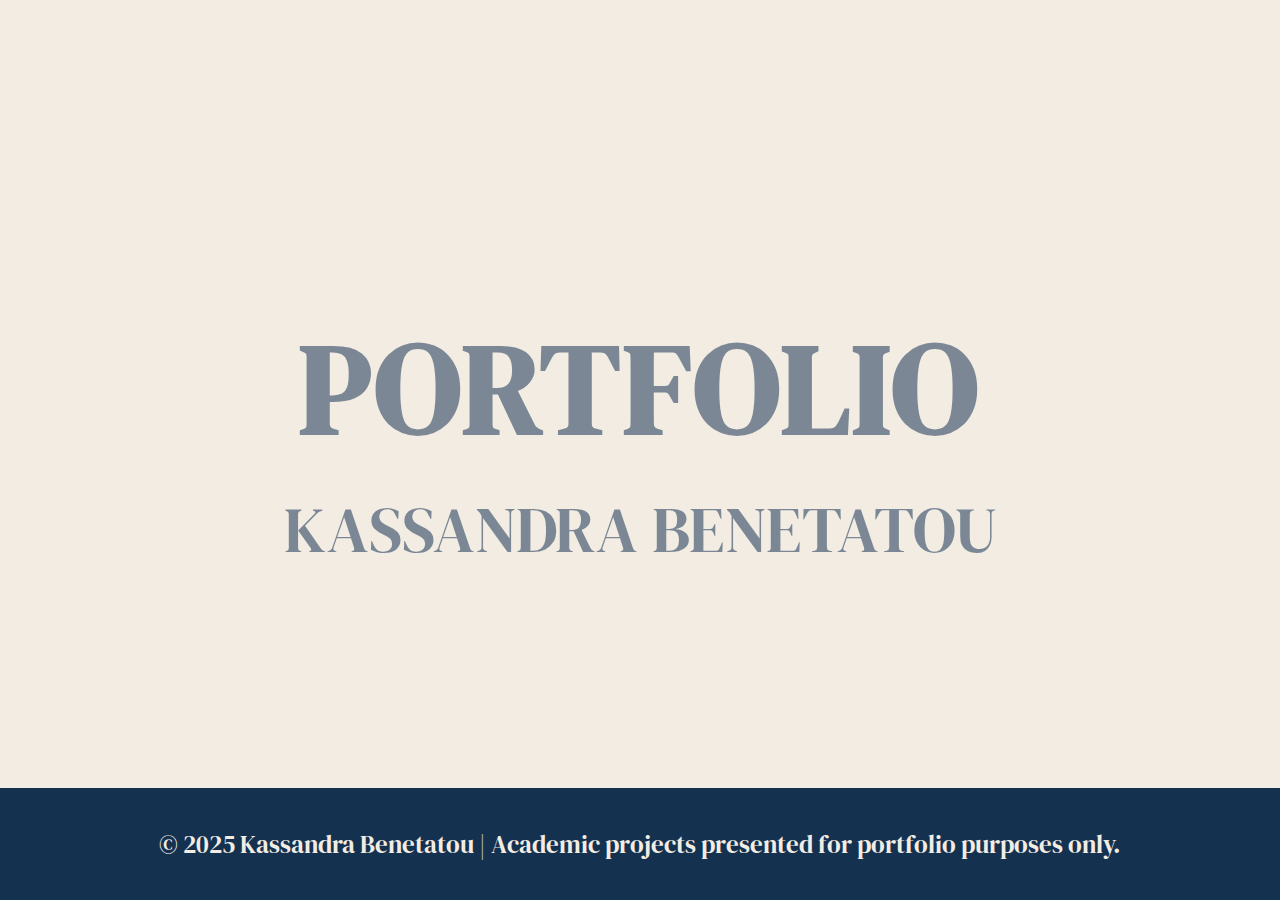
<file: index.html>
<!DOCTYPE html>
<html lang="en">

<head>
  <meta charset="UTF-8" />
  <meta name="viewport" content="width=device-width, initial-scale=1.0" />
  <title>My Portfolio</title>
  <link
    href="https://fonts.googleapis.com/css2?family=DM+Serif+Display&family=Playfair+Display&display=swap"
    rel="stylesheet"
  />
  <link rel="stylesheet" href="style.css" />
</head>

<body>

<div id="fade">
    <div class="container">
    <h1 class="portfolio">PORTFOLIO </h1>
    <h2 class="name">KASSANDRA BENETATOU</h2>
  </div>
</div>
  <div id="balls">
    <a href="./about.html" class="bouncingball ball1"><span>ABOUT</span></a>
    <a href="./projects.html" class="bouncingball ball2"><span>PROJECTS</span></a>
    <a href="./CV.pdf" class="bouncingball ball3" target="_blank" rel="noopener noreferrer">
      <span>CV</span>
    </a>
    <a href="./contact.html" class="bouncingball ball4"><span>CONTACT</span></a>
  </div>

  
  <footer>
    <p>&copy; 2025 Kassandra Benetatou | Academic projects presented for portfolio purposes only.</p>
  </footer>

  <script type="module" src="./js/main.js"></script>
</body>
</html>
</file>
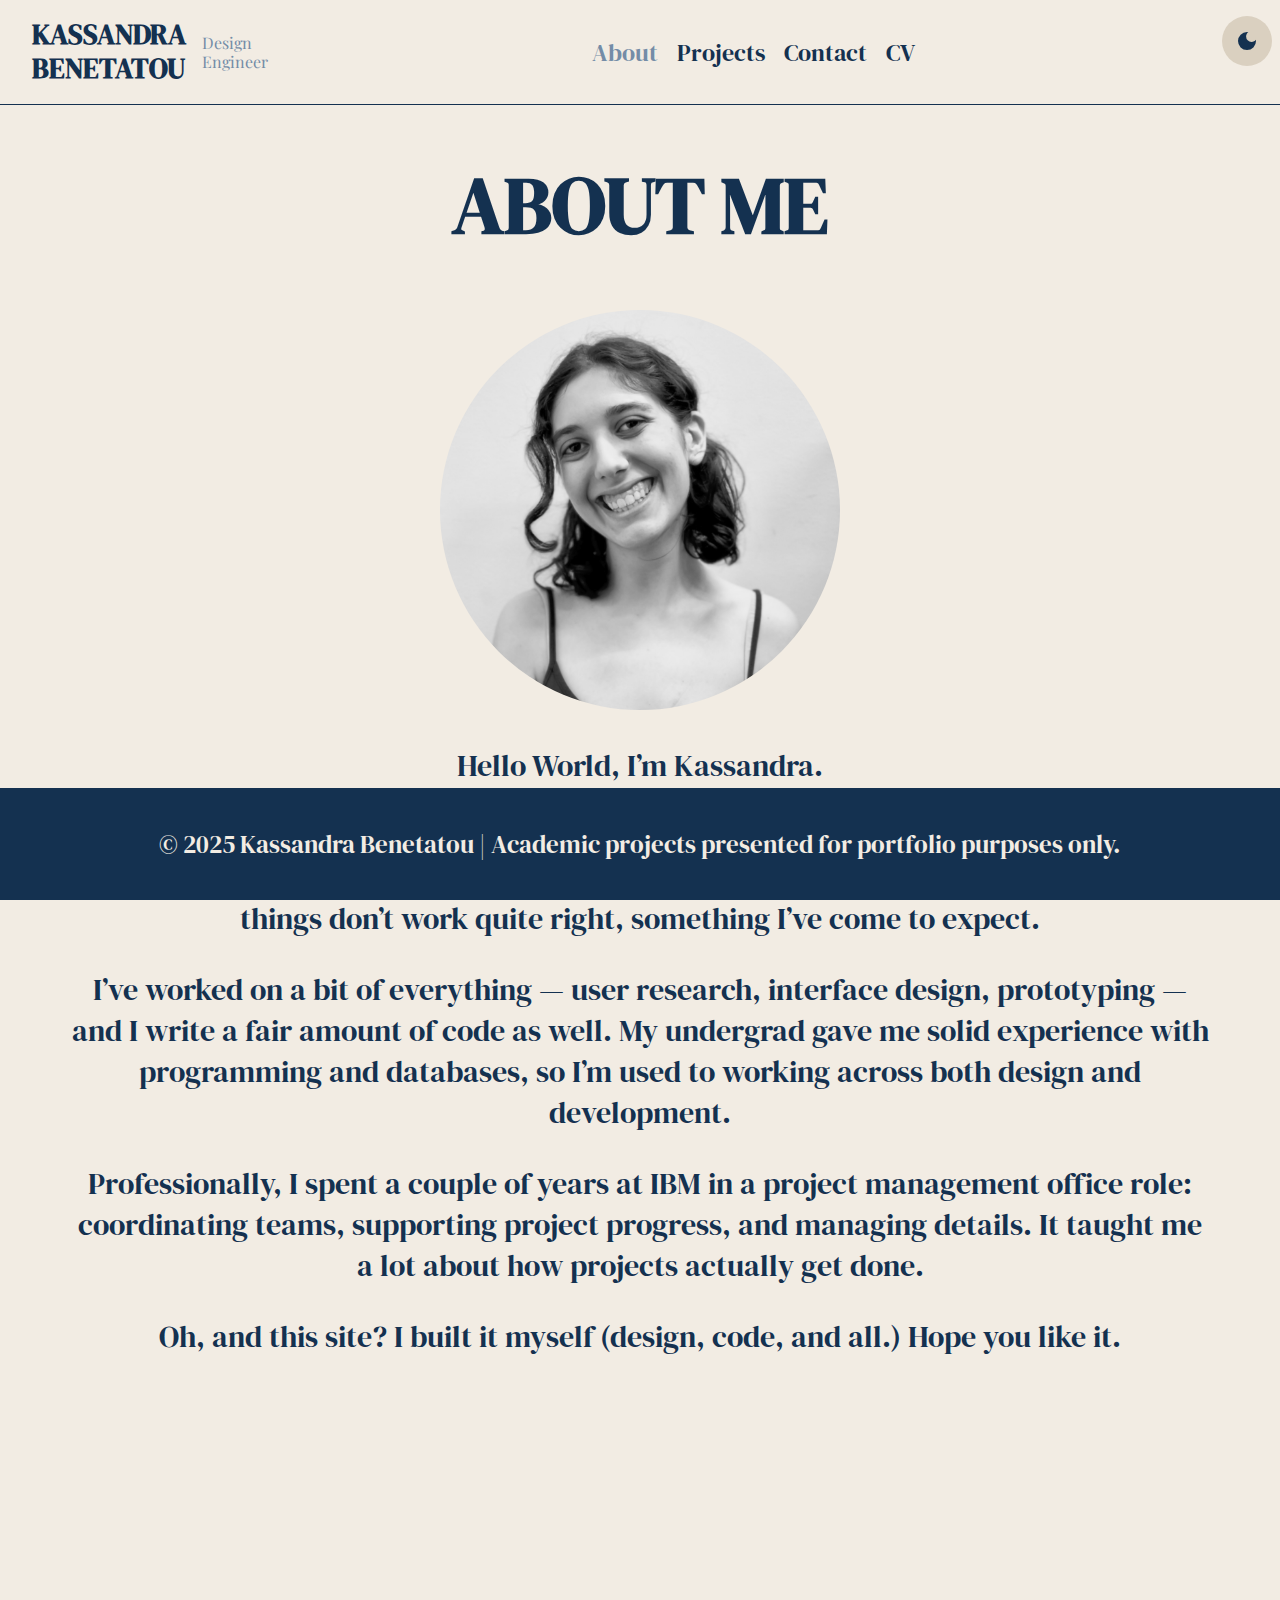
<file: about.html>
<!DOCTYPE html>
<html lang="en">

<head>
  <meta charset="UTF-8" />
  <meta name="viewport" content="width=device-width, initial-scale=1.0" />
  <title>About</title>
  <link
    href="https://fonts.googleapis.com/css2?family=DM+Serif+Display&family=Playfair+Display&display=swap"
    rel="stylesheet"
  />
  <link href="https://fonts.googleapis.com/css2?family=Playfair+Display&display=swap" rel="stylesheet">

  <link rel="stylesheet" href="style.css" />
</head>

<body>

  <nav class="navbar">
    <div class="nav-left">
      <a href="./index.html" class="brand-name">KASSANDRA<br>BENETATOU</a>
        <div class="job-title">
        Design<br>Engineer
        </div>
    </div>
    <div id="nav-links" class="nav-center">
      <a href="#" class="closebtn" id="closeNav">&times;</a>
      <a href="./about.html" id="here">About</a>
      <a href="./projects.html">Projects</a>
      <a href="./contact.html">Contact</a>
      <a href="./CV.pdf" target="_blank">CV</a>
    </div>
    <div class="nav-right">
        <button id="theme-switch">
          <svg xmlns="http://www.w3.org/2000/svg" height="24px" viewBox="0 -960 960 960" width="24px" fill="#1f1f1f"><path d="M480-120q-150 0-255-105T120-480q0-150 105-255t255-105q14 0 27.5 1t26.5 3q-41 29-65.5 75.5T444-660q0 90 63 153t153 63q55 0 101-24.5t75-65.5q2 13 3 26.5t1 27.5q0 150-105 255T480-120Z"/></svg>
          <svg xmlns="http://www.w3.org/2000/svg" height="24px" viewBox="0 -960 960 960" width="24px" fill="#1f1f1f"><path d="M480-280q-83 0-141.5-58.5T280-480q0-83 58.5-141.5T480-680q83 0 141.5 58.5T680-480q0 83-58.5 141.5T480-280ZM200-440H40v-80h160v80Zm720 0H760v-80h160v80ZM440-760v-160h80v160h-80Zm0 720v-160h80v160h-80ZM256-650l-101-97 57-59 96 100-52 56Zm492 496-97-101 53-55 101 97-57 59Zm-98-550 97-101 59 57-100 96-56-52ZM154-212l101-97 55 53-97 101-59-57Z"/></svg>
       </button>
       <div id="bars">
        <span id="openNav">&#9776;</span>
      </div>  
    </div>
  </nav>
  <h1 class="titleheading">ABOUT ME</h1>
  <div class="textimage">
    <div id="image">
      <img id = "aboutmeimg" src="./media/aboutme.png" alt="aboutme picture">
    </div>

    <div class="text">
        <p>
          Hello World, I’m Kassandra. 
        </p>
        <p >
          I’m into design, code, and figuring out how people actually use the digital stuff we build. 
          I’m fascinated by the space where people and technology meet; especially when things don’t work quite right, something I’ve come to expect.
        </p>
        <p>
          I’ve worked on a bit of everything — user research, interface design, prototyping — and I write a fair amount of code as well. 
          My undergrad gave me solid experience with programming and databases, so I’m used to working across both design and development.
        </p>
    </div>
</div>
<div id="moretext">
    <p>
      Professionally, I spent a couple of years at IBM in a project management office role: coordinating teams, supporting project progress, and managing details. 
      It taught me a lot about how projects actually get done.
    </p>
    <p>
      Oh, and this site? I built it myself (design, code, and all.) Hope you like it.</div>

  
  <footer>
    <p>&copy; 2025 Kassandra Benetatou | Academic projects presented for portfolio purposes only.</p>
  </footer>

  <script type="module" src="./js/main.js"></script>
</body>
</html>
</file>
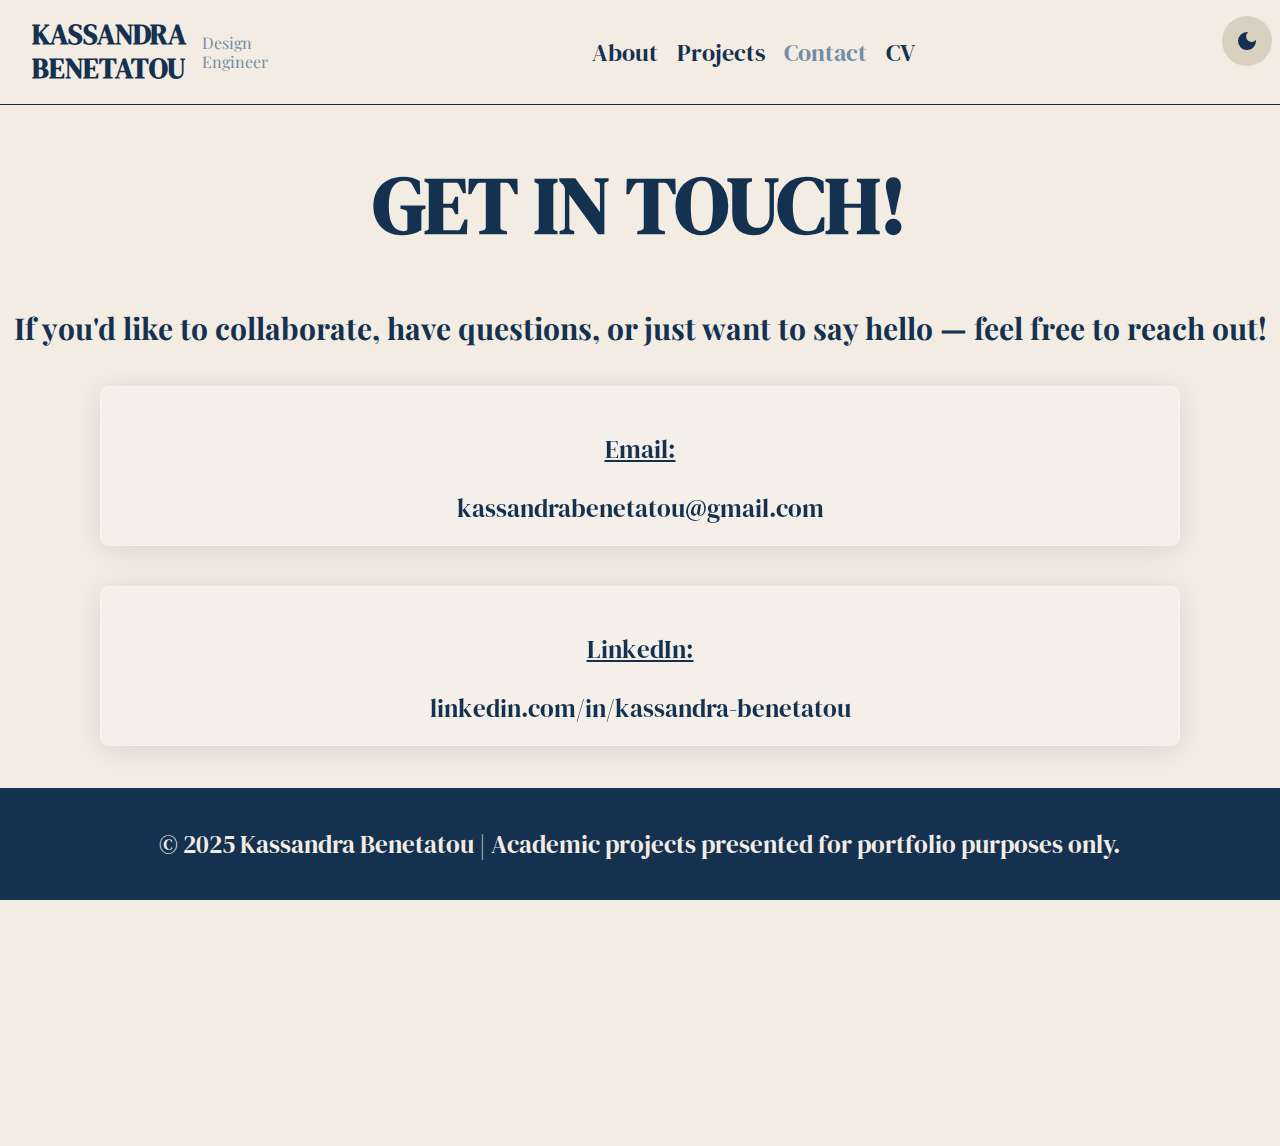
<file: contact.html>
<!DOCTYPE html>
<html lang="en">

<head>
  <meta charset="UTF-8" />
  <meta name="viewport" content="width=device-width, initial-scale=1.0" />
  <title>Contact</title>
  <link
    href="https://fonts.googleapis.com/css2?family=DM+Serif+Display&family=Playfair+Display&display=swap"
    rel="stylesheet"
  />
  <link rel="stylesheet" href="style.css" />
</head>

<body>

<nav class="navbar">
  <div class="nav-left">
    <a href="./index.html" class="brand-name">KASSANDRA<br>BENETATOU</a>
      <div class="job-title">
      Design<br>Engineer
      </div>
  </div>
  <div id="nav-links" class="nav-center">
    <a href="#" class="closebtn" id="closeNav">&times;</a>
    <a href="./about.html">About</a>
    <a href="./projects.html">Projects</a>
    <a href="./contact.html" id="here">Contact</a>
    <a href="./CV.pdf" target="_blank">CV</a>
  </div>
  <div class="nav-right">
      <button id="theme-switch">
        <svg xmlns="http://www.w3.org/2000/svg" height="24px" viewBox="0 -960 960 960" width="24px" fill="#1f1f1f"><path d="M480-120q-150 0-255-105T120-480q0-150 105-255t255-105q14 0 27.5 1t26.5 3q-41 29-65.5 75.5T444-660q0 90 63 153t153 63q55 0 101-24.5t75-65.5q2 13 3 26.5t1 27.5q0 150-105 255T480-120Z"/></svg>
        <svg xmlns="http://www.w3.org/2000/svg" height="24px" viewBox="0 -960 960 960" width="24px" fill="#1f1f1f"><path d="M480-280q-83 0-141.5-58.5T280-480q0-83 58.5-141.5T480-680q83 0 141.5 58.5T680-480q0 83-58.5 141.5T480-280ZM200-440H40v-80h160v80Zm720 0H760v-80h160v80ZM440-760v-160h80v160h-80Zm0 720v-160h80v160h-80ZM256-650l-101-97 57-59 96 100-52 56Zm492 496-97-101 53-55 101 97-57 59Zm-98-550 97-101 59 57-100 96-56-52ZM154-212l101-97 55 53-97 101-59-57Z"/></svg>
     </button>
     <div id="bars">
      <span id="openNav">&#9776;</span>
    </div>  
  </div>
</nav>
<h1 class="titleheading">GET IN TOUCH!</h1>
<p class="subtitle">If you'd like to collaborate, have questions, or just want to say hello — feel free to reach out!</p>
  <section class="fade-in-section contact">
      <div class="contactlinks">
        <p><u>Email:</u></p>
        <a href="kassandrabenetatou@gmail.com">kassandrabenetatou@gmail.com</a>
      </div>
    </section>
    <section class="fade-in-section contact">
      <div class="contactlinks">
        <p><u>LinkedIn:</u></p>
        <a href="https://www.linkedin.com/in/kassandra-benetatou-90b3b12a9/" target="_blank" rel="noopener noreferrer">
          linkedin.com/in/kassandra-benetatou
        </a>
      </div>
    </section>
    <section class="fade-in-section contact" id="last">
      <div class="contactlinks">
        <p><u>GitHub:</u></p>
        <a href="https://github.com/kbenetatou" target="_blank" rel="noopener noreferrer">
          github.com/kbenetatou
        </a>
      </div>
  </section>
  <footer>
    <p>&copy; 2025 Kassandra Benetatou | Academic projects presented for portfolio purposes only.</p>
  </footer>
</body>
<script type="module" src="./js/main.js" defer></script>

</html>
</file>
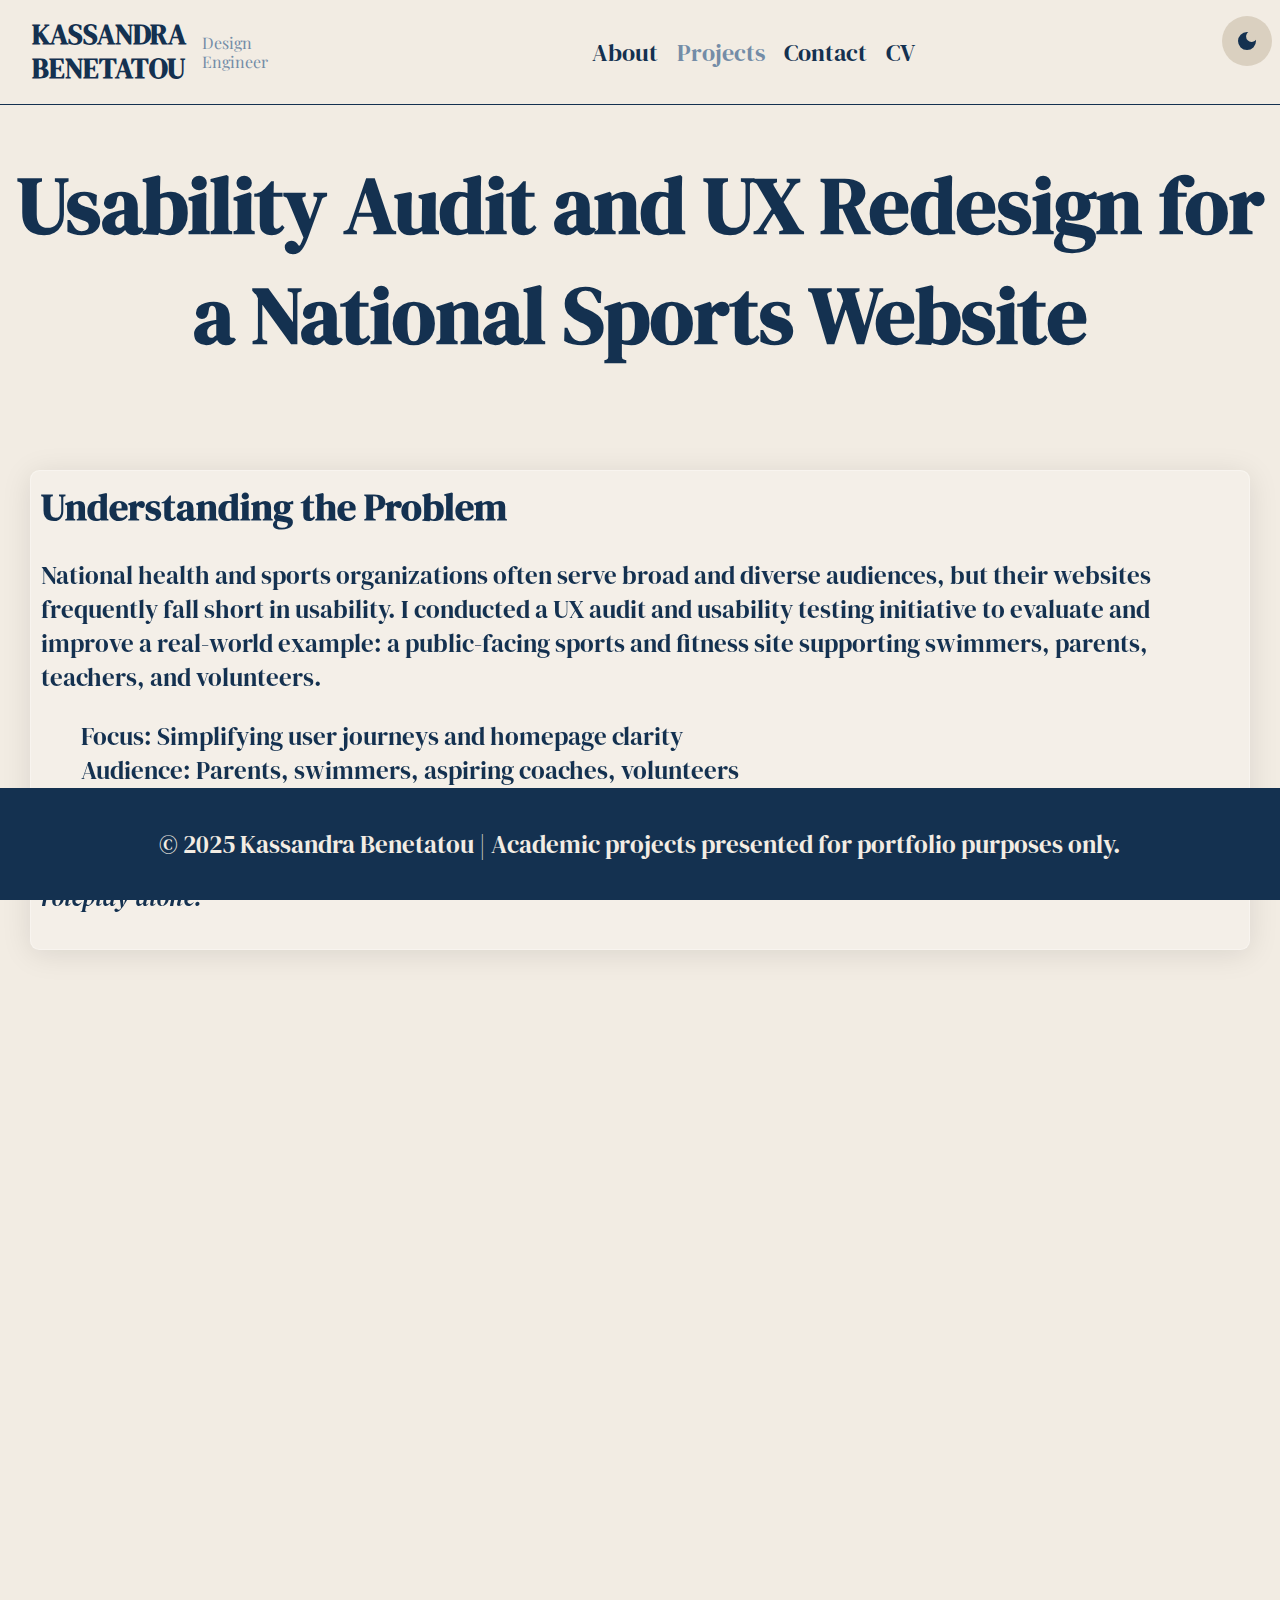
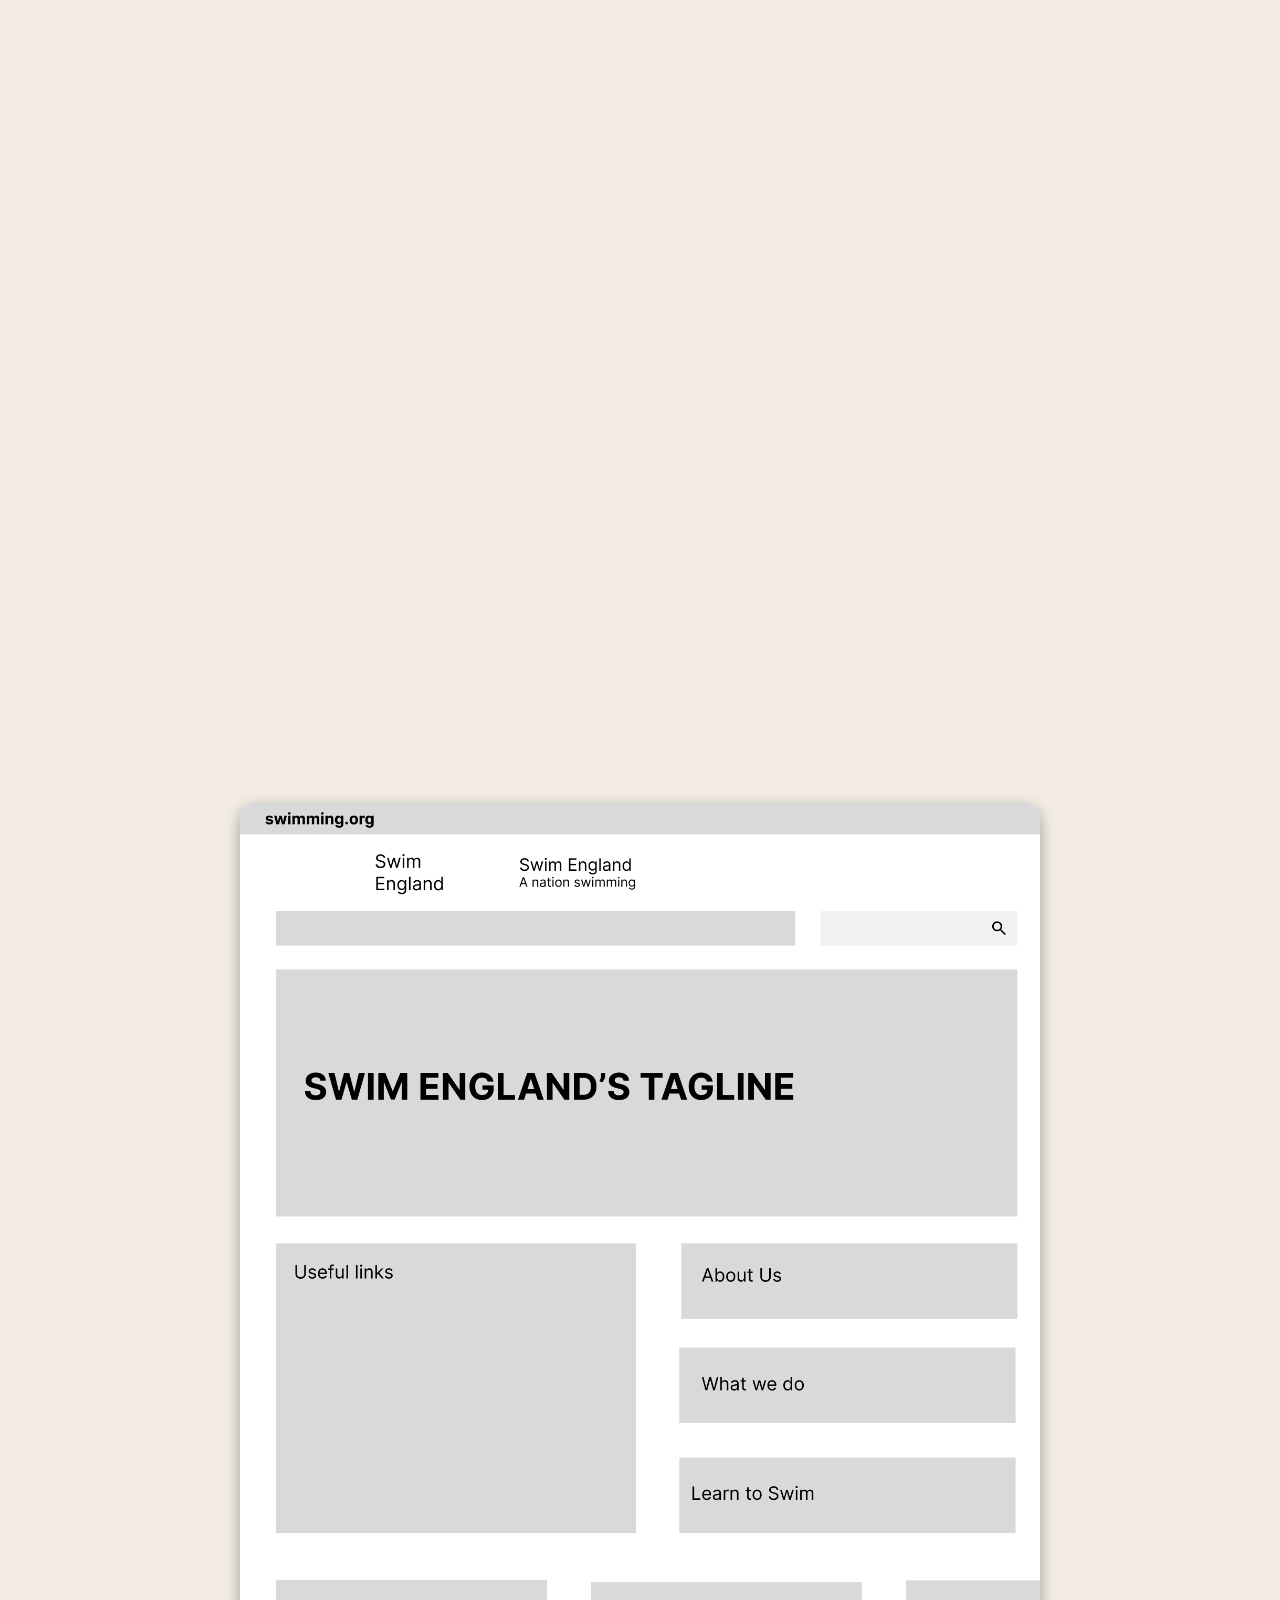
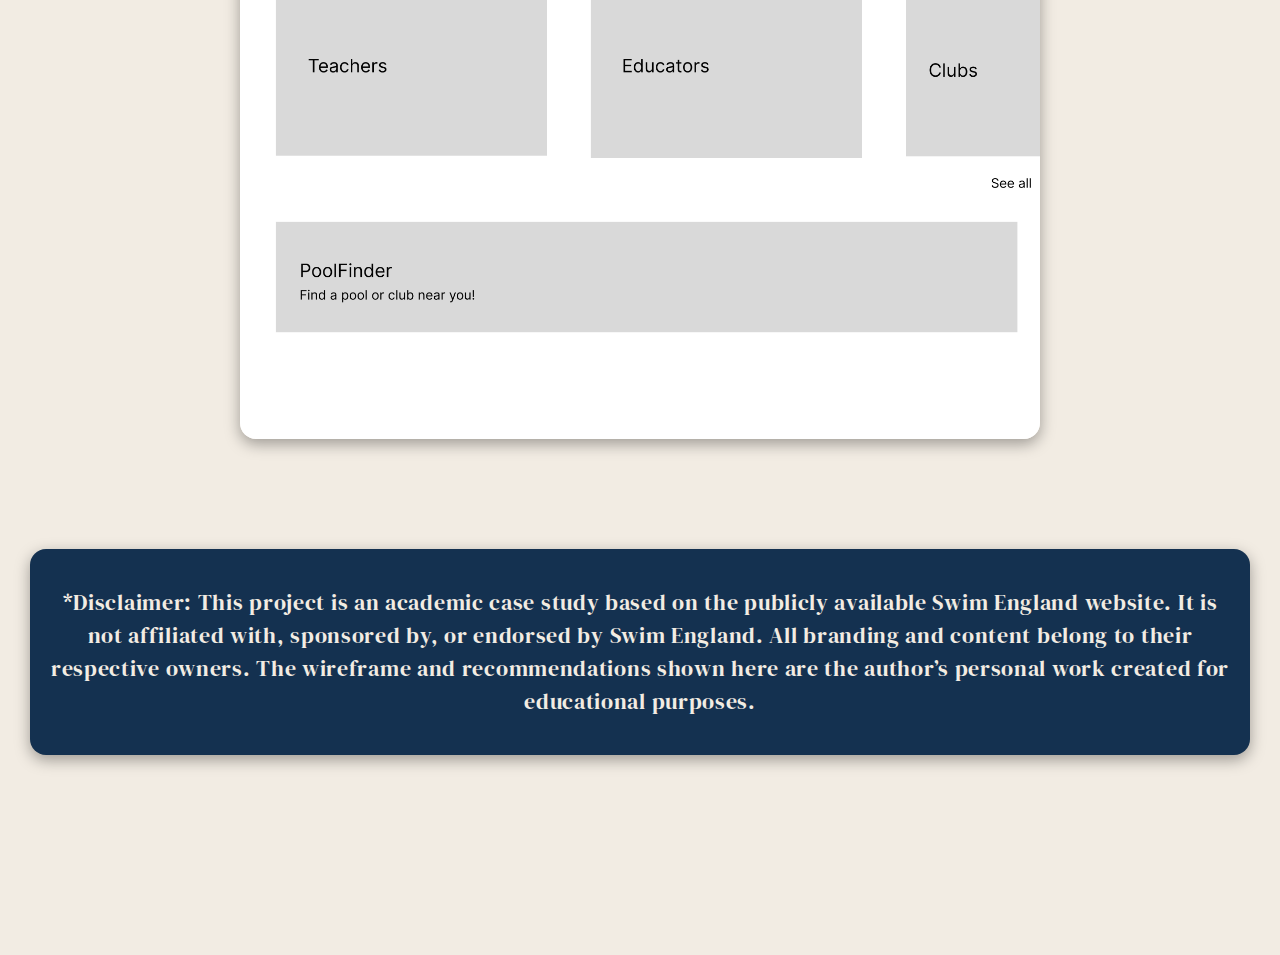
<file: Evaluation.html>
<!DOCTYPE html>
<html lang="en">

<head>
  <meta charset="UTF-8" />
  <meta name="viewport" content="width=device-width, initial-scale=1.0" />
  <title>Evaluation</title>
  <link
    href="https://fonts.googleapis.com/css2?family=DM+Serif+Display&family=Playfair+Display&display=swap"
    rel="stylesheet"
  />
  <link rel="stylesheet" href="style.css" />
</head>

<body>

<nav class="navbar">
  <div class="nav-left">
    <a href="./index.html" class="brand-name">KASSANDRA<br>BENETATOU</a>
      <div class="job-title">
      Design<br>Engineer
      </div>
  </div>
  <div id="nav-links" class="nav-center">
    <a href="#" class="closebtn" id="closeNav">&times;</a>
    <a href="./about.html">About</a>
    <a href="./projects.html" id="here">Projects</a>
    <a href="./contact.html">Contact</a>
    <a href="./CV.pdf" target="_blank">CV</a>
  </div>
  <div class="nav-right">
      <button id="theme-switch">
        <svg xmlns="http://www.w3.org/2000/svg" height="24px" viewBox="0 -960 960 960" width="24px" fill="#1f1f1f"><path d="M480-120q-150 0-255-105T120-480q0-150 105-255t255-105q14 0 27.5 1t26.5 3q-41 29-65.5 75.5T444-660q0 90 63 153t153 63q55 0 101-24.5t75-65.5q2 13 3 26.5t1 27.5q0 150-105 255T480-120Z"/></svg>
        <svg xmlns="http://www.w3.org/2000/svg" height="24px" viewBox="0 -960 960 960" width="24px" fill="#1f1f1f"><path d="M480-280q-83 0-141.5-58.5T280-480q0-83 58.5-141.5T480-680q83 0 141.5 58.5T680-480q0 83-58.5 141.5T480-280ZM200-440H40v-80h160v80Zm720 0H760v-80h160v80ZM440-760v-160h80v160h-80Zm0 720v-160h80v160h-80ZM256-650l-101-97 57-59 96 100-52 56Zm492 496-97-101 53-55 101 97-57 59Zm-98-550 97-101 59 57-100 96-56-52ZM154-212l101-97 55 53-97 101-59-57Z"/></svg>
     </button>
     <div id="bars">
      <span id="openNav">&#9776;</span>
    </div>  
  </div>
</nav>
<h1 class="titleheading">Usability Audit and UX Redesign for a National Sports Website</h1>
<section class="fade-in-section">
    <h2>Understanding the Problem</h2>
    <p>
      National health and sports organizations often serve broad and diverse audiences, but their websites frequently fall short in usability. I conducted a UX audit and usability testing initiative to evaluate and improve a real-world example: a public-facing sports and fitness site supporting swimmers, parents, teachers, and volunteers.
    </p>
    <ul>
      <li>Focus: Simplifying user journeys and homepage clarity</li>
      <li>Audience: Parents, swimmers, aspiring coaches, volunteers</li>
      <li>Goal: Ensure content is findable and aligned with real-world needs</li>
    </ul>
    <p><i>What I’d do differently:
      Involve real users from each key group (e.g., parents, teachers) rather than relying on roleplay alone.</i></p>
  </section>
  
  <section class="fade-in-section">
    <h2>Research</h2>
    <ul>
      <li>Moderated usability testing with 3 participants (in-person and remote)</li>
      <li>Used roleplay to simulate different user goals (parent, coach, swimmer)</li>
      <li>Applied think-aloud protocol and tracked non-verbal cues</li>
      <li>Tasked users with finding key info like lessons, events, or pool locations</li>
    </ul>
    <p><i>What I’d do differently:
      Recruit more diverse participants and screen for background in fitness or education to reflect actual user base.</i></p>
  </section>
  
  <section class="fade-in-section">
    <h2>Navigation & Layout</h2>
    <ul>
      <li>Homepage was overwhelming and unclear — users struggled to grasp the site's purpose</li>
      <li>Menu items were inconsistently grouped; key areas like events and volunteering were buried</li>
      <li>Created a wireframe with simplified homepage layout, focused CTAs, and repositioned links for improved scanning</li>
      <li>Followed principles from Nielsen’s web reading patterns (F-pattern) to reposition key content</li>
    </ul>
    <p><i>What I’d do differently:
      Involve a content strategist earlier to audit and rewrite dense or redundant page content.</i></p>
  </section>
  
  <section class="fade-in-section">
    <h2>Usability Issues Discovered Through Testing</h2>
    <ul>
      <li>Tested real tasks like “Find a pool near you” and “Understand swimming progression stages”</li>
      <li>PoolFinder tool was barely visible — most users failed to find it without help</li>
      <li>Learn to Swim pages were info-heavy and not structured for quick scanning or task success</li>
      <li>Analyzed data via affinity mapping and a rainbow spreadsheet to identify critical usability blockers</li>
    </ul>
    <p><i>What I’d do differently:
      Prototype updated flows for tasks like finding a coach or accessing beginner info — then re-test with users.</i></p>
  </section>
  
  <div id="wireframes_container">
    <div class="wireframeimg">
      <img class="wireframe" src="./media/swimengland.png" alt="Homepage wireframe">
      <div class="overlay">
          <div class="overlaytext">Homepage wireframe, based on results from the evaluation</div>
      </div>
    </div>
    </div>
    <div class="disclaimer">
        <p>*Disclaimer: This project is an academic case study based on the publicly available Swim England website. It is not affiliated with, sponsored by, or endorsed by Swim England. All branding and content belong to their respective owners. The wireframe and recommendations shown here are the author’s personal work created for educational purposes.</p>
     
    </div>
</div>



  <footer>
    <p>&copy; 2025 Kassandra Benetatou | Academic projects presented for portfolio purposes only.</p>
  </footer>
  <script type="module" src="./js/main.js"></script>
</body>

</html>
</file>
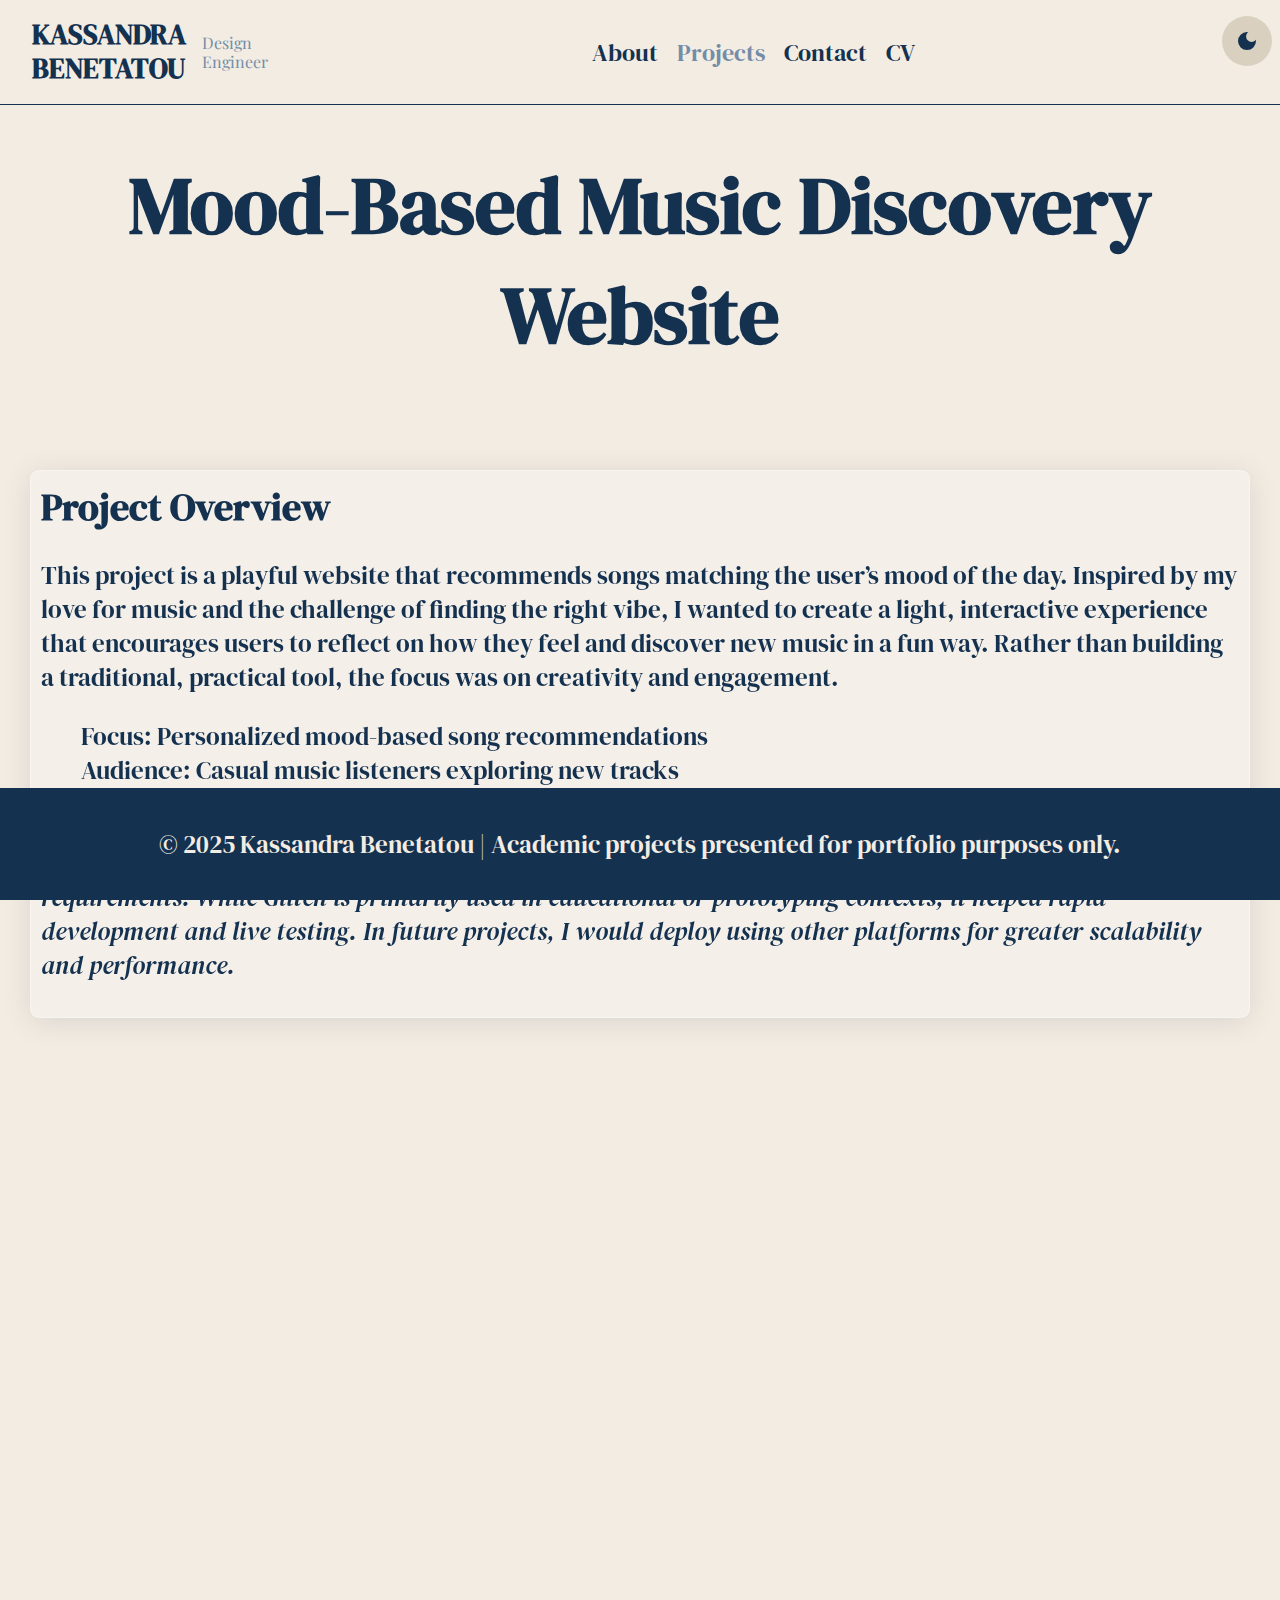
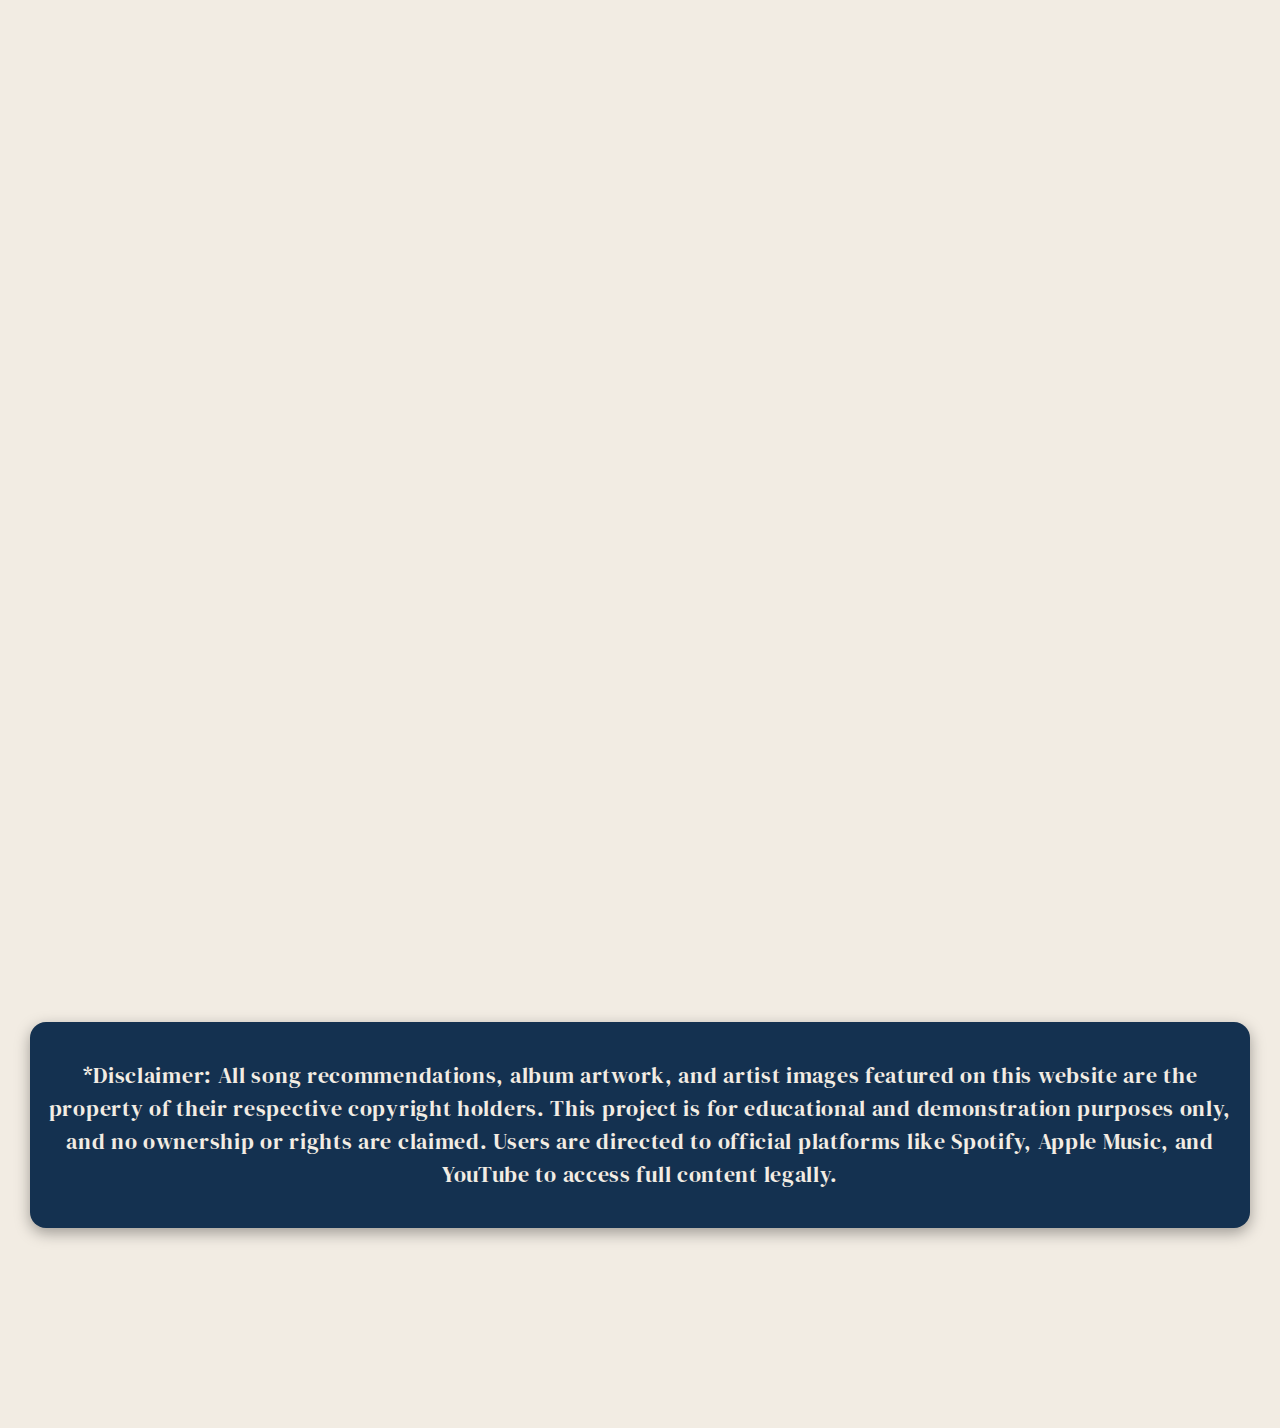
<file: FrontEnd.html>
<!DOCTYPE html>
<html lang="en">

<head>
  <meta charset="UTF-8" />
  <meta name="viewport" content="width=device-width, initial-scale=1.0" />
  <title>FrontEnd</title>
  <link
    href="https://fonts.googleapis.com/css2?family=DM+Serif+Display&family=Playfair+Display&display=swap"
    rel="stylesheet"
  />
  <link rel="stylesheet" href="style.css" />
</head>

<body>

<nav class="navbar">
  <div class="nav-left">
    <a href="./index.html" class="brand-name">KASSANDRA<br>BENETATOU</a>
      <div class="job-title">
      Design<br>Engineer
      </div>
  </div>
  <div id="nav-links" class="nav-center">
    <a href="#" class="closebtn" id="closeNav">&times;</a>
    <a href="./about.html">About</a>
    <a href="./projects.html" id="here">Projects</a>
    <a href="./contact.html">Contact</a>
    <a href="./CV.pdf" target="_blank">CV</a>
  </div>
  <div class="nav-right">
      <button id="theme-switch">
        <svg xmlns="http://www.w3.org/2000/svg" height="24px" viewBox="0 -960 960 960" width="24px" fill="#1f1f1f"><path d="M480-120q-150 0-255-105T120-480q0-150 105-255t255-105q14 0 27.5 1t26.5 3q-41 29-65.5 75.5T444-660q0 90 63 153t153 63q55 0 101-24.5t75-65.5q2 13 3 26.5t1 27.5q0 150-105 255T480-120Z"/></svg>
        <svg xmlns="http://www.w3.org/2000/svg" height="24px" viewBox="0 -960 960 960" width="24px" fill="#1f1f1f"><path d="M480-280q-83 0-141.5-58.5T280-480q0-83 58.5-141.5T480-680q83 0 141.5 58.5T680-480q0 83-58.5 141.5T480-280ZM200-440H40v-80h160v80Zm720 0H760v-80h160v80ZM440-760v-160h80v160h-80Zm0 720v-160h80v160h-80ZM256-650l-101-97 57-59 96 100-52 56Zm492 496-97-101 53-55 101 97-57 59Zm-98-550 97-101 59 57-100 96-56-52ZM154-212l101-97 55 53-97 101-59-57Z"/></svg>
     </button>
     <div id="bars">
      <span id="openNav">&#9776;</span>
    </div>  
  </div>
</nav>
    <h1 class="titleheading">Mood-Based Music Discovery Website</h1>

<section class="fade-in-section">
  <h2>Project Overview</h2>
  <p>
    This project is a playful website that recommends songs matching the user’s mood of the day. Inspired by my love for music and the challenge of finding the right vibe, I wanted to create a light, interactive experience that encourages users to reflect on how they feel and discover new music in a fun way. Rather than building a traditional, practical tool, the focus was on creativity and engagement.
  </p>

  <ul>
    <li>Focus: Personalized mood-based song recommendations</li>
    <li>Audience: Casual music listeners exploring new tracks</li>
    <li>Goal: Deliver a fun and intuitive music discovery experience</li>
  </ul>
  <p><i>What I’d do differently:
      This project was developed and deployed using <a href="https://glitch.com" target="_blank" rel="noopener noreferrer">Glitch</a> as part of the coursework requirements. While Glitch is primarily used in educational or prototyping contexts, it helped rapid development and live testing. In future projects, I would deploy using other platforms for greater scalability and performance.
    </i></p>
</section>

<section class="fade-in-section">
  <h2>Design & Functionality Overview</h2>
  <ul>
    <li>Users choose a mood or take a quiz to find their emotional state</li>
    <li>Receive a song recommendation with options to listen on Spotify, Apple Music, or YouTube</li>
    <li>Refresh recommendation or restart quiz for new suggestions</li>
    <li>Share personalized song links with friends</li>
    <li>Discovery section for browsing artists with info, popular releases, and videos</li>
    <li>Minimal, clean design with a calming animated gradient on homepage</li>
    <li>Color palette combines blue (calm) and orange (energy) to reflect moods</li>
    <li>Typography balances readability and personality using Work Sans and Bebas Neue</li>
    <li>Dynamic JavaScript loading for personalized, engaging interactions (loading messages, mood popups)</li>
    <li>Simple quiz algorithm matches answers to moods using data attributes and tallying</li>
    <li>Song data stored externally in JSON for better scalability</li>
    <li>Randomized, non-repeating song selection with logic to avoid repeats on refresh</li>
    <li>Background colors change according to mood on the song display page</li>
  </ul>
  <p><i>What I’d do differently:
    Develop a fully dynamic artist discovery section and unify CSS files for easier management.</i></p>
</section>

<section class="fade-in-section">
  <h2>Reflection & Future Improvements</h2>
  <ul>
    <li>Created an engaging, playful platform that invites mood-based music exploration</li>
    <li>Limited song dataset limits variety; API integration (e.g., Spotify) would improve content depth</li>
    <li>Future plans include user accounts to save favorites and social sharing features</li>
    <li>Mobile compatibility needs improvement, especially for features like copy-to-clipboard</li>
    <li>Design can be enhanced with richer visuals while maintaining minimalism</li>
  </ul>
  <p><i>What I’d do differently:
    Conduct mobile-first testing earlier and gather user feedback to optimize quiz accuracy and UX.</i></p>
</section>
    
    <section class="fade-in-section">
      <h2>Project Link</h2>
      <p><a href="https://spiffy-smooth-cycle.glitch.me/" target="_blank" rel="noopener noreferrer">https://spiffy-smooth-cycle.glitch.me/</a></p>
    </section>
  
    <div class="disclaimer">
      <p>*Disclaimer: All song recommendations, album artwork, and artist images featured on this website are the property of their respective copyright holders. This project is for educational and demonstration purposes only, and no ownership or rights are claimed. Users are directed to official platforms like Spotify, Apple Music, and YouTube to access full content legally.
      </p>
  </div>
</div>
  <footer>
    <p>&copy; 2025 Kassandra Benetatou | Academic projects presented for portfolio purposes only.</p>
  </footer>
  <script type="module" src="./js/main.js"></script>
</body>

</html>
</file>
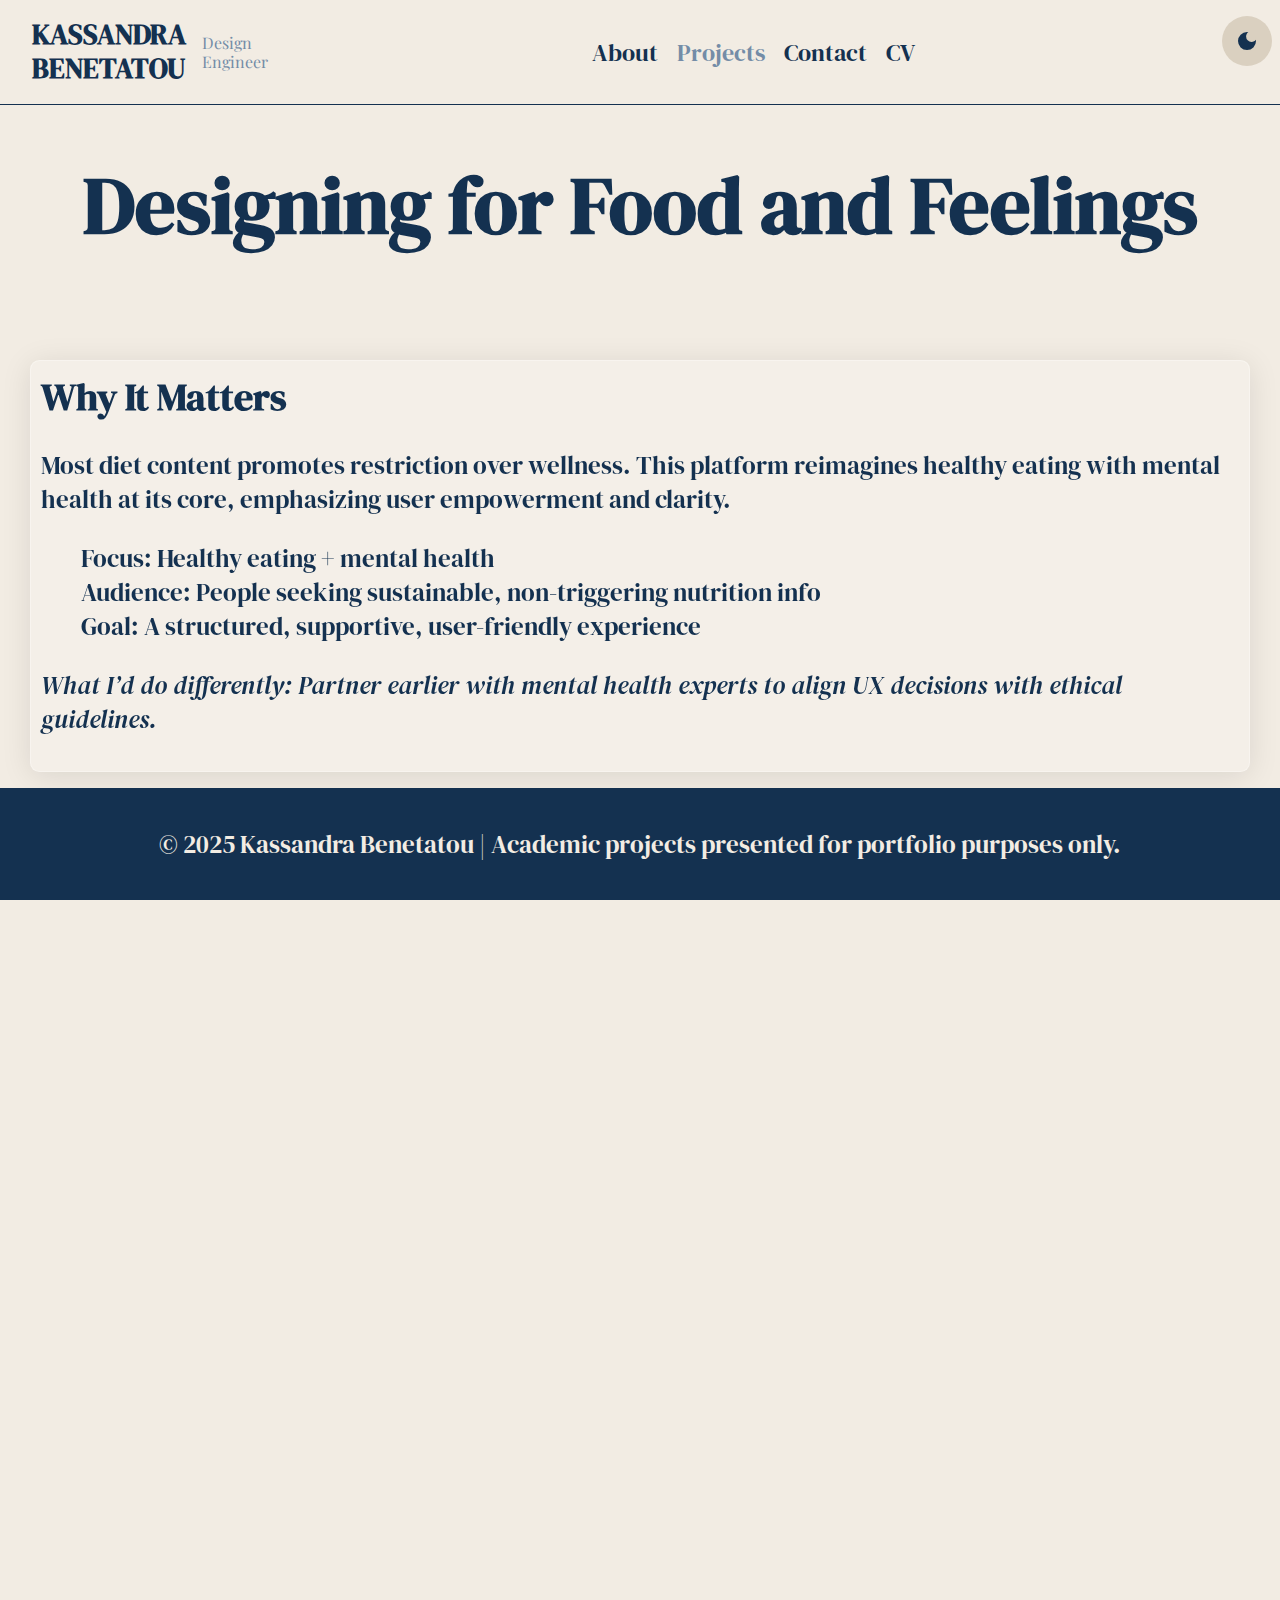
<file: IA.html>
<!DOCTYPE html>
<html lang="en">

<head>
  <meta charset="UTF-8" />
  <meta name="viewport" content="width=device-width, initial-scale=1.0" />
  <title>Designing for Food and Feelings</title>
  <link
    href="https://fonts.googleapis.com/css2?family=DM+Serif+Display&family=Playfair+Display&display=swap"
    rel="stylesheet"
  />
  <link rel="stylesheet" href="style.css" />
</head>

<body>

<nav class="navbar">
  <div class="nav-left">
    <a href="./index.html" class="brand-name">KASSANDRA<br>BENETATOU</a>
      <div class="job-title">
      Design<br>Engineer
      </div>
  </div>
  <div id="nav-links" class="nav-center">
    <a href="#" class="closebtn" id="closeNav">&times;</a>
    <a href="./about.html">About</a>
    <a href="./projects.html" id="here">Projects</a>
    <a href="./contact.html">Contact</a>
    <a href="./CV.pdf" target="_blank">CV</a>
  </div>
  <div class="nav-right">
      <button id="theme-switch">
        <svg xmlns="http://www.w3.org/2000/svg" height="24px" viewBox="0 -960 960 960" width="24px" fill="#1f1f1f"><path d="M480-120q-150 0-255-105T120-480q0-150 105-255t255-105q14 0 27.5 1t26.5 3q-41 29-65.5 75.5T444-660q0 90 63 153t153 63q55 0 101-24.5t75-65.5q2 13 3 26.5t1 27.5q0 150-105 255T480-120Z"/></svg>
        <svg xmlns="http://www.w3.org/2000/svg" height="24px" viewBox="0 -960 960 960" width="24px" fill="#1f1f1f"><path d="M480-280q-83 0-141.5-58.5T280-480q0-83 58.5-141.5T480-680q83 0 141.5 58.5T680-480q0 83-58.5 141.5T480-280ZM200-440H40v-80h160v80Zm720 0H760v-80h160v80ZM440-760v-160h80v160h-80Zm0 720v-160h80v160h-80ZM256-650l-101-97 57-59 96 100-52 56Zm492 496-97-101 53-55 101 97-57 59Zm-98-550 97-101 59 57-100 96-56-52ZM154-212l101-97 55 53-97 101-59-57Z"/></svg>
     </button>
     <div id="bars">
      <span id="openNav">&#9776;</span>
    </div>  
  </div>
</nav>
<h1 class="titleheading">Designing for Food and Feelings</h1>
<div class="fade-in-section">
  <h2>Why It Matters</h2>
  <p>Most diet content promotes restriction over wellness. This platform reimagines healthy eating with mental health at its core, emphasizing user empowerment and clarity.</p> 
<ul>
  <li>Focus: Healthy eating + mental health</li>
  <li>Audience: People seeking sustainable, non-triggering nutrition info</li>
  <li>Goal: A structured, supportive, user-friendly experience</li>
</ul>
<p><i> 
What I’d do differently:
Partner earlier with mental health experts to align UX decisions with ethical guidelines.</i></p>
</div>
<div class="fade-in-section">
 <h2>Research</h2>
 <ul>
  <li>Interviews with a psychologist, nutritionist, and health-focused student</li>
  <li>Competitive analysis (e.g., BBC Food)</li>
  <li>Created a domain model using Brown’s conceptual modeling framework</li>
 </ul>
<p><i> What I’d do differently:
I’d prioritize involving users with varied relationships to food and mental health to better understand their unique perspectives.
</i></p>
</div>
<div class="fade-in-section">
 <h2>Structure</h2>
 <ul>
  <li>Hybrid card sorting of recipes and mental health content</li>
  <li>Tree testing led to label refinements: e.g., “Cuisines” instead of “Healthy Flavors by Cuisine”</li>
  <li>Simplified, supportive labels: “Related Recipes,” “Today’s Dinner Idea”</li>
 </ul>
 <p><i>What I’d do differently:
Run more validation rounds and involve a content strategist early on.</i></p>
</div>

<div class="fade-in-section">
  <h2>Flow</h2>
  <ul>
    <li>Tasks based on real user goals: finding recipes, exploring mental health topics</li>
    <li>Flowchart included user thought bubbles for clarity</li>
    <li>Avoided dead ends and supported both browsing and goal-based use</li>
  </ul>
  <p><i>What I’d do differently:
Co-design flows with developers to ensure technical feasibility.</i></p>
</div>

<div class="fade-in-section" id="last">
  <h2>Wireframes</h2>
  <p>Screens included:</p>
  <ul>
    <li>Homepage / Main Nav</li>
    <li>Recipe page with filters</li>
    <li>Single Recipe View</li>
    <li>Mental Health Subpage</li>
  </ul>
  <p>Refinements:</p>
  <ul>
    <li>Switched filters to a vertical list for usability</li>
    <li>Adjusted navigation and labels after testing</li>
    <li>3 users tested key tasks and gave feedback</li>
  </ul>
  <p><i>What I’d do differently: Test with a broader audience and validate with live prototype analytics.</i></p>
  <div id="wireframes_container">
    <div class="wireframeimg">
      <img class="wireframe" src="./media/D1.png" alt="Homepage wireframe">
      <div class="overlay">
          <div class="overlaytext">Homepage / Main Nav</div>
      </div>
    </div>
    <div class="wireframeimg">
      <img class="wireframe" src="./media/D2.png" alt="Recipe wireframe">
      <div class="overlay">
          <div class="overlaytext">Main Recipe page with filters</div>
      </div>
    </div>
    <div class="wireframeimg">
      <img class="wireframe" src="./media/D3.png" alt="single page recipe wireframe">
      <div class="overlay">
          <div class="overlaytext">Single Recipe View</div>
      </div>
    </div>
    <div class="wireframeimg">
      <img class="wireframe" src="./media/D4.png" alt="Mental Health & Nutrition Subpage wireframe">
      <div class="overlay">
          <div class="overlaytext">Mental Health & Nutrition Subpage</div>
      </div>
    </div>

  </div>
</div>



  <footer>
    <p>&copy; 2025 Kassandra Benetatou | Academic projects presented for portfolio purposes only.</p>
  </footer>
  <script type="module" src="./js/main.js"></script>
</body>

</html>
</file>
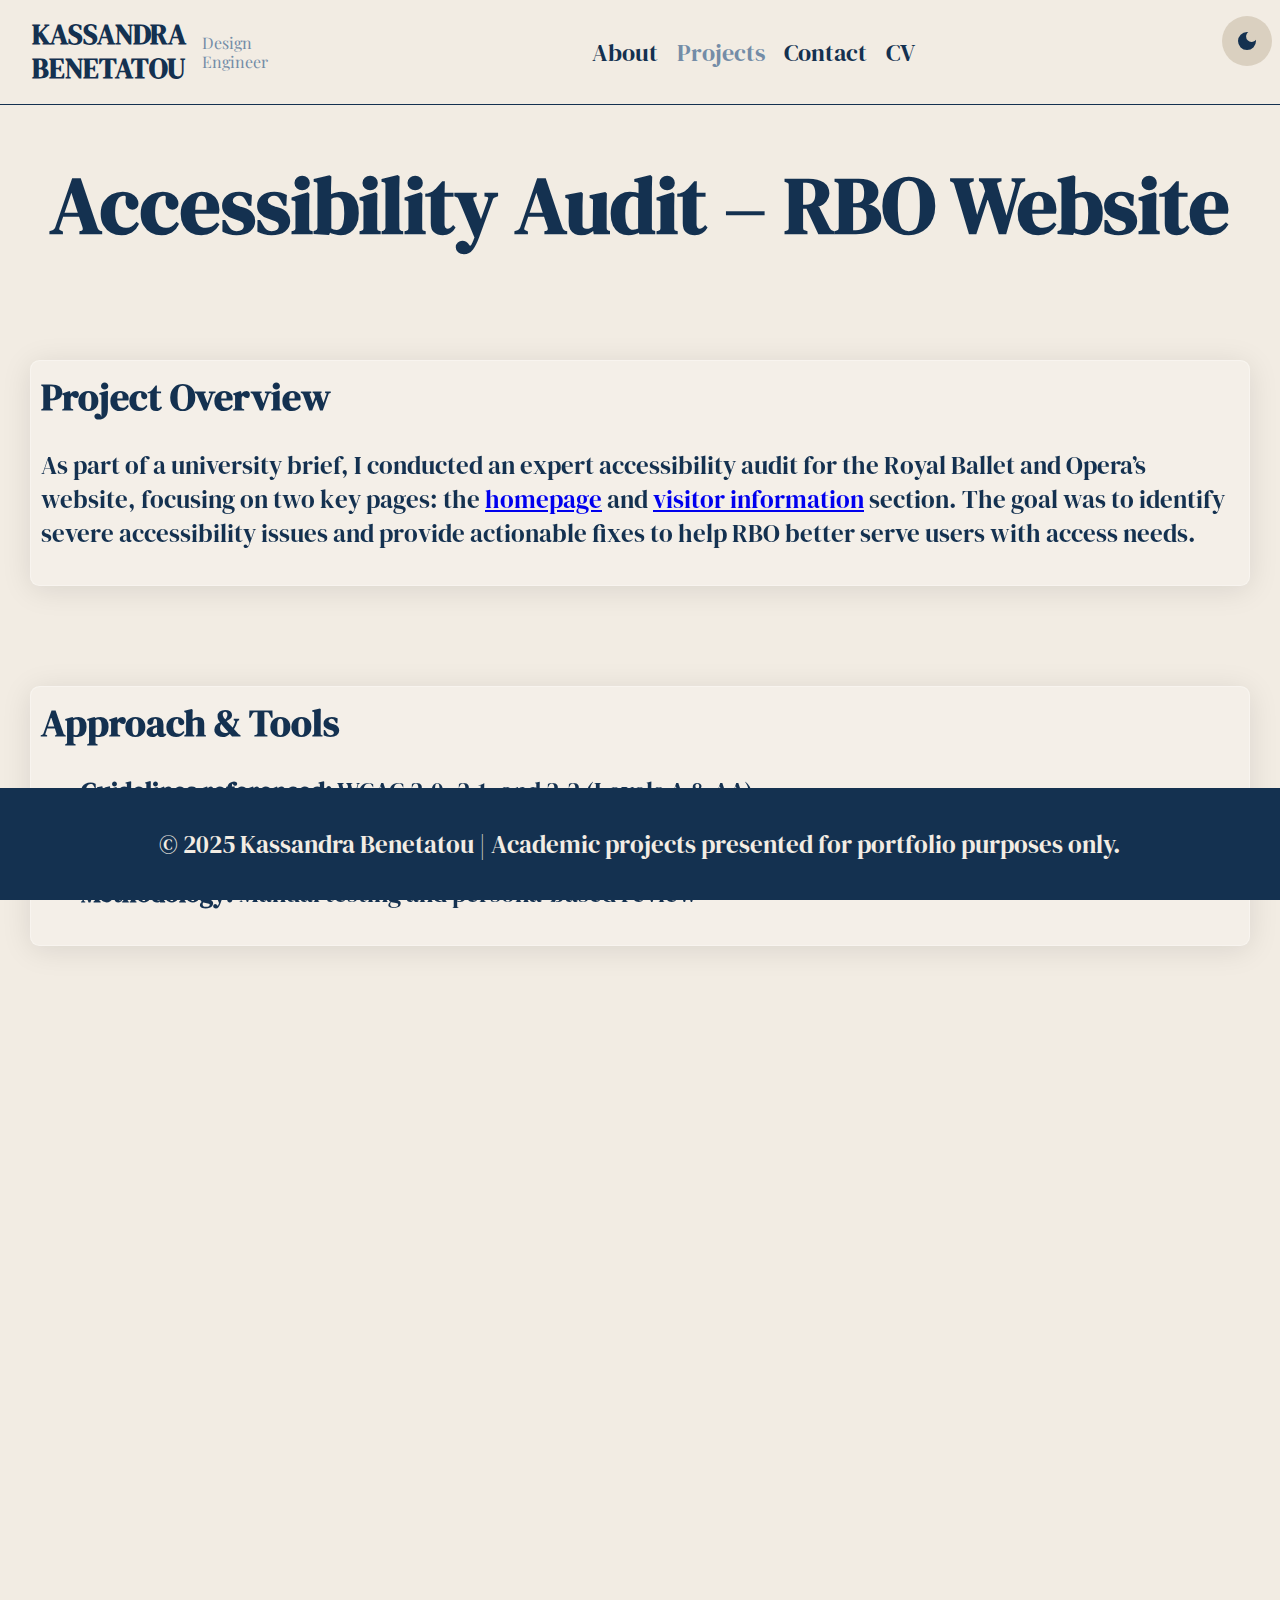
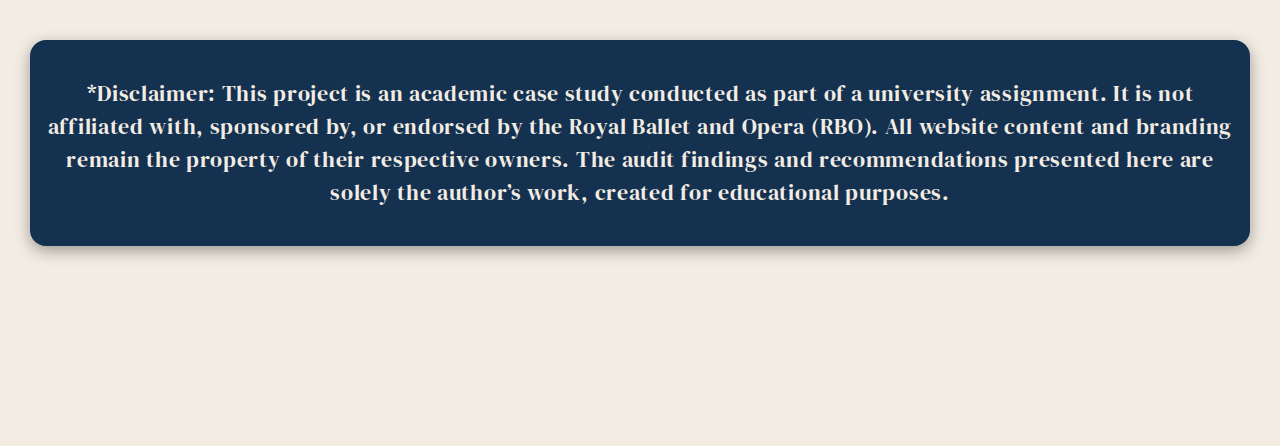
<file: inclusive.html>
<!DOCTYPE html>
<html lang="en">

<head>
  <meta charset="UTF-8" />
  <meta name="viewport" content="width=device-width, initial-scale=1.0" />
  <title>Inclusive Design</title>
  <link
    href="https://fonts.googleapis.com/css2?family=DM+Serif+Display&family=Playfair+Display&display=swap"
    rel="stylesheet"
  />
  <link rel="stylesheet" href="style.css" />
</head>
<body>

  <nav class="navbar">
    <div class="nav-left">
      <a href="./index.html" class="brand-name">KASSANDRA<br>BENETATOU</a>
        <div class="job-title">
        Design<br>Engineer
        </div>
    </div>
    <div id="nav-links" class="nav-center">
      <a href="#" class="closebtn" id="closeNav">&times;</a>
      <a href="./about.html">About</a>
      <a href="./projects.html" id="here">Projects</a>
      <a href="./contact.html">Contact</a>
      <a href="./CV.pdf" target="_blank">CV</a>
    </div>
    <div class="nav-right">
        <button id="theme-switch">
          <svg xmlns="http://www.w3.org/2000/svg" height="24px" viewBox="0 -960 960 960" width="24px" fill="#1f1f1f"><path d="M480-120q-150 0-255-105T120-480q0-150 105-255t255-105q14 0 27.5 1t26.5 3q-41 29-65.5 75.5T444-660q0 90 63 153t153 63q55 0 101-24.5t75-65.5q2 13 3 26.5t1 27.5q0 150-105 255T480-120Z"/></svg>
          <svg xmlns="http://www.w3.org/2000/svg" height="24px" viewBox="0 -960 960 960" width="24px" fill="#1f1f1f"><path d="M480-280q-83 0-141.5-58.5T280-480q0-83 58.5-141.5T480-680q83 0 141.5 58.5T680-480q0 83-58.5 141.5T480-280ZM200-440H40v-80h160v80Zm720 0H760v-80h160v80ZM440-760v-160h80v160h-80Zm0 720v-160h80v160h-80ZM256-650l-101-97 57-59 96 100-52 56Zm492 496-97-101 53-55 101 97-57 59Zm-98-550 97-101 59 57-100 96-56-52ZM154-212l101-97 55 53-97 101-59-57Z"/></svg>
       </button>
       <div id="bars">
        <span id="openNav">&#9776;</span>
      </div>  
    </div>
  </nav>
    <h1 class="titleheading">Accessibility Audit – RBO Website</h1>

    <section class="fade-in-section">
      <h2>Project Overview</h2>
      <p>
        As part of a university brief, I conducted an expert accessibility audit for the Royal Ballet and Opera’s website, focusing on two key pages: the <a href="https://www.rbo.org.uk/">homepage</a> and <a href="https://www.rbo.org.uk/visit/visitor-information">visitor information</a> section. The goal was to identify severe accessibility issues and provide actionable fixes to help RBO better serve users with access needs.
      </p>
    </section>
  
    <section class="fade-in-section">
      <h2>Approach & Tools</h2>
      <ul>
        <li><strong>Guidelines referenced:</strong> WCAG 2.0, 2.1, and 2.2 (Levels A & AA)</li>
        <li><strong>Testing tools:</strong> WAVE, Lighthouse, WebAIM Contrast Checker, ColorZilla</li>
        <li><strong>Assistive tech:</strong> macOS VoiceOver (screen reader)</li>
        <li><strong>Methodology:</strong> Manual testing and persona-based review</li>
      </ul>
    </section>
  
    <section class="fade-in-section">
      <h2>Key Personas Considered</h2>
      <ul>
        <li>Screen reader users (blind/low vision)</li>
        <li>Keyboard-only users (motor impairments)</li>
        <li>Users with low vision or color blindness</li>
        <li>Visitors with cognitive load sensitivity</li>
      </ul>
    </section>
  
    <section class="fade-in-section">
      <h2>Top 6 High-Severity Issues</h2>
      <ul>
        <li><strong>No “Skip to Content” link:</strong> Prevents quick navigation for keyboard/screen reader users<br><em>Fix:</em> Add a skip link at the top of the page.</li>
        <li><strong>No audio description for homepage video:</strong> Inaccessible for blind or low vision users<br><em>Fix:</em> Add an audio description or transcript.</li>
        <li><strong>Poor focus visibility:</strong> Hard to track for keyboard users<br><em>Fix:</em> Increase contrast of focus outlines (minimum 3:1 ratio).</li>
        <li><strong>Unlabeled search icon:</strong> Not announced by screen readers<br><em>Fix:</em> Add <code>aria-label="Search"</code>.</li>
      </ul>
    </section>
  
    <section class="fade-in-section">
      <h2>Medium and Low Severity Issues</h2>
      <ul>
        <li><strong>Long image alt text:</strong> Overwhelming for screen readers<br><em>Fix:</em> Shorten alt text to under 100 characters where possible.</li>
        <li><strong>Heading structure skips levels:</strong> Disrupts document hierarchy for screen readers<br><em>Fix:</em> Use proper heading levels sequentially (e.g., no skipping from H2 to H4).</li>
      </ul>
    </section>
  
    <section class="fade-in-section">
      <h2>Recommendations</h2>
      <ul>
        <li>Address high-severity issues first, especially those impacting navigation and media</li>
        <li>Conduct user testing with assistive tech users to validate changes</li>
        <li>Embed accessibility into future design systems</li>
        <li>Implement regular compliance audits as content evolves</li>
      </ul>
    </section>
  
    <section class="fade-in-section">
      <h2>Reflection</h2>
      <p>
        This project reinforced the importance of accessibility in public-facing cultural institutions. In a business setting, I would supplement this audit with a collaborative workshop involving designers and developers, and ensure remediation is tracked across sprints with proper testing coverage. Accessibility isn’t a one-off task — it’s a continuous practice.
      </p>
    </section>
    <section class="fade-in-section">
      <h2>Presentation</h2>
      <p>
        You can find the whole presentation <a href="https://1drv.ms/p/c/033534cd8f32e4cb/ERXF3c_B8CJNmcYbnEFpbhwBEMdEd7SZxsSWHazRf5xFgw">here</a>.
      </p>
    </section>
    <div class="disclaimer">
        <p>
          *Disclaimer: This project is an academic case study conducted as part of a university assignment. It is not affiliated with, sponsored by, or endorsed by the Royal Ballet and Opera (RBO). All website content and branding remain the property of their respective owners. The audit findings and recommendations presented here are solely the author’s work, created for educational purposes.
        </p>
      </div>
      
  <footer>
    <p>&copy; 2025 Kassandra Benetatou | Academic projects presented for portfolio purposes only.</p>
  </footer>
  <script type="module" src="./js/main.js"></script>
</body>

</html>
</file>
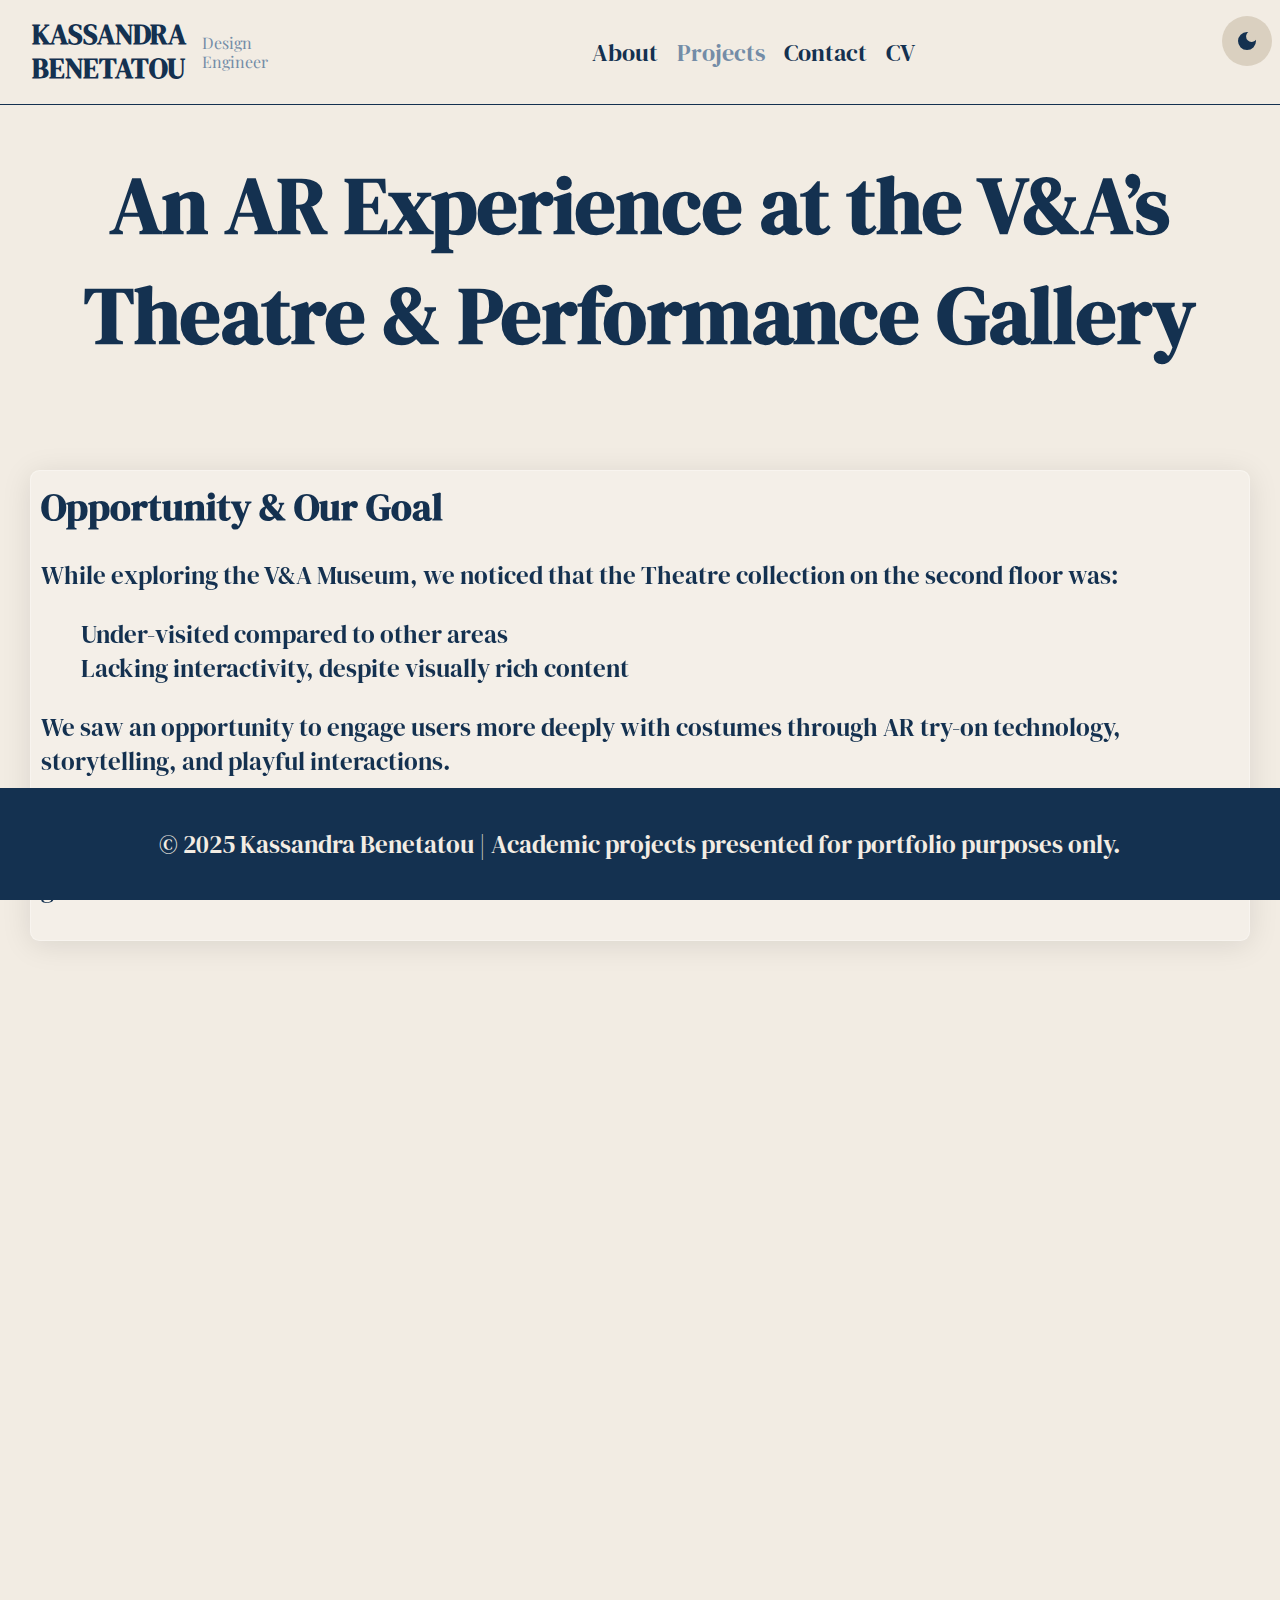
<file: interaction.html>
<!DOCTYPE html>
<html lang="en">

<head>
  <meta charset="UTF-8" />
  <meta name="viewport" content="width=device-width, initial-scale=1.0" />
  <title>Interaction Design</title>
  <link
    href="https://fonts.googleapis.com/css2?family=DM+Serif+Display&family=Playfair+Display&display=swap"
    rel="stylesheet"
  />
  <link rel="stylesheet" href="style.css" />
</head>


<body>
  <nav class="navbar">
    <div class="nav-left">
      <a href="./index.html" class="brand-name">KASSANDRA<br>BENETATOU</a>
        <div class="job-title">
        Design<br>Engineer
        </div>
    </div>
    <div id="nav-links" class="nav-center">
      <a href="#" class="closebtn" id="closeNav">&times;</a>
      <a href="./about.html">About</a>
      <a href="./projects.html" id="here">Projects</a>
      <a href="./contact.html">Contact</a>
      <a href="./cCV.pdf" target="_blank">CV</a>
    </div>
    <div class="nav-right">
        <button id="theme-switch">
          <svg xmlns="http://www.w3.org/2000/svg" height="24px" viewBox="0 -960 960 960" width="24px" fill="#1f1f1f"><path d="M480-120q-150 0-255-105T120-480q0-150 105-255t255-105q14 0 27.5 1t26.5 3q-41 29-65.5 75.5T444-660q0 90 63 153t153 63q55 0 101-24.5t75-65.5q2 13 3 26.5t1 27.5q0 150-105 255T480-120Z"/></svg>
          <svg xmlns="http://www.w3.org/2000/svg" height="24px" viewBox="0 -960 960 960" width="24px" fill="#1f1f1f"><path d="M480-280q-83 0-141.5-58.5T280-480q0-83 58.5-141.5T480-680q83 0 141.5 58.5T680-480q0 83-58.5 141.5T480-280ZM200-440H40v-80h160v80Zm720 0H760v-80h160v80ZM440-760v-160h80v160h-80Zm0 720v-160h80v160h-80ZM256-650l-101-97 57-59 96 100-52 56Zm492 496-97-101 53-55 101 97-57 59Zm-98-550 97-101 59 57-100 96-56-52ZM154-212l101-97 55 53-97 101-59-57Z"/></svg>
       </button>
       <div id="bars">
        <span id="openNav">&#9776;</span>
      </div>  
    </div>
  </nav>
    <h1 class="titleheading">An AR Experience at the V&A’s Theatre & Performance Gallery</h1>
      <section class="fade-in-section">
        <h2>Opportunity & Our Goal</h2>
        <p>While exploring the V&A Museum, we noticed that the Theatre collection on the second floor was:</p>
        <ul>
          <li>Under-visited compared to other areas</li>
          <li>Lacking interactivity, despite visually rich content</li>
        </ul>
        <p>We saw an opportunity to engage users more deeply with costumes through AR try-on technology, storytelling, and playful interactions.</p>
        <p>Our goal was to create an interactive AR installation that allows visitors to virtually try on theatrical costumes, act out a scene, and explore rich behind-the-scenes content — without physically handling fragile garments.</p>
      </section>
      
      <section class="fade-in-section">
        <h2>User Research</h2>
        <p>Methods:</p>
        <ul>
          <li>Naturalistic observations at the V&A Theatre Gallery</li>
          <li>User interviews (in-person and phone)</li>
          <li>Thematic analysis using affinity mapping and empathy maps</li>
        </ul>
        <p>Key Findings:</p>
        <ul>
          <li>Visitors enjoyed the costumes but wanted more context and interactivity</li>
          <li>Navigation within the exhibit was confusing</li>
          <li>Concerns about hygiene discouraged physical interaction</li>
          <li>Users responded well to visual learning and storytelling</li>
        </ul>
      </section>
      
      <section class="fade-in-section">
        <h2>Personas</h2>
        <ul>
          <li><strong>Eric – Theatre Enthusiast</strong><br>Wants detailed costume history, deeper learning, and interactive ways to connect.</li>
          <li><strong>Eleanor – Casual Museum-Goer</strong><br>Feels overwhelmed by static displays and prefers playful, visually engaging learning.</li>
        </ul>
      </section>
      
      <section class="fade-in-section">
        <h2>Ideation & Concept Development</h2>
        <p>We explored various ideas — including sound-based sensors and VR theatre scenes — but filtered them through criteria like inclusivity, safety, and connection to the museum context.</p>
        <p><strong>Final concept:</strong><br>An AR Try-On Station with features like:</p>
        <ul>
          <li>Virtual costume fitting (e.g. Shirley Bassey’s gown)</li>
          <li>Act-it-Out: record yourself performing a scene</li>
          <li>Changeable backgrounds inspired by theatre & film</li>
          <li>Costume details, videos, behind-the-scenes content</li>
          <li>Easy sharing via email</li>
        </ul>
      </section>
      
      <section class="fade-in-section">
        <h2>Prototype Walkthrough</h2>
        <p>Built in Figma, the prototype simulates the experience on a life-sized screen in the museum.</p>
        <h3>Key Features:</h3>
        <ul>
          <li>Start screen with navigation help</li>
          <li>AR scanning guidance</li>
          <li>Virtual costume try-on</li>
          <li>Photo capture & background swap (inspired by Snapchat filters)</li>
          <li>Act-It-Out video creation with a countdown and script</li>
          <li>Behind-the-scenes costume info</li>
          <li>Email sharing of photo/video</li>
        </ul>
        <p><a href="YOUR_FIGMA_LINK_HERE" target="_blank" rel="noopener noreferrer">Click here for the prototype</a></p>
      </section>
      
      <section class="fade-in-section" id="last">
        <h2>Usability Testing</h2>
        <p>What Worked:</p>
        <ul>
          <li>Easy-to-use, intuitive interaction</li>
          <li>Exciting & memorable experience</li>
          <li>Loved the photo and act-it-out features</li>
        </ul>
        <p>What We Improved:</p>
        <ul>
          <li>Made the “Start” button more visible</li>
          <li>Clarified that photos weren’t stored (privacy concerns)</li>
          <li>Added lighting guidance due to dim gallery space</li>
          <li>Labeled confusing icons (e.g. “Act it out”)</li>
        </ul>
      </section>
      
  <footer>
    <p>&copy; 2025 Kassandra Benetatou | Academic projects presented for portfolio purposes only.</p>
  </footer>
  <script type="module" src="./js/main.js"></script>
</body>

</html>
</file>
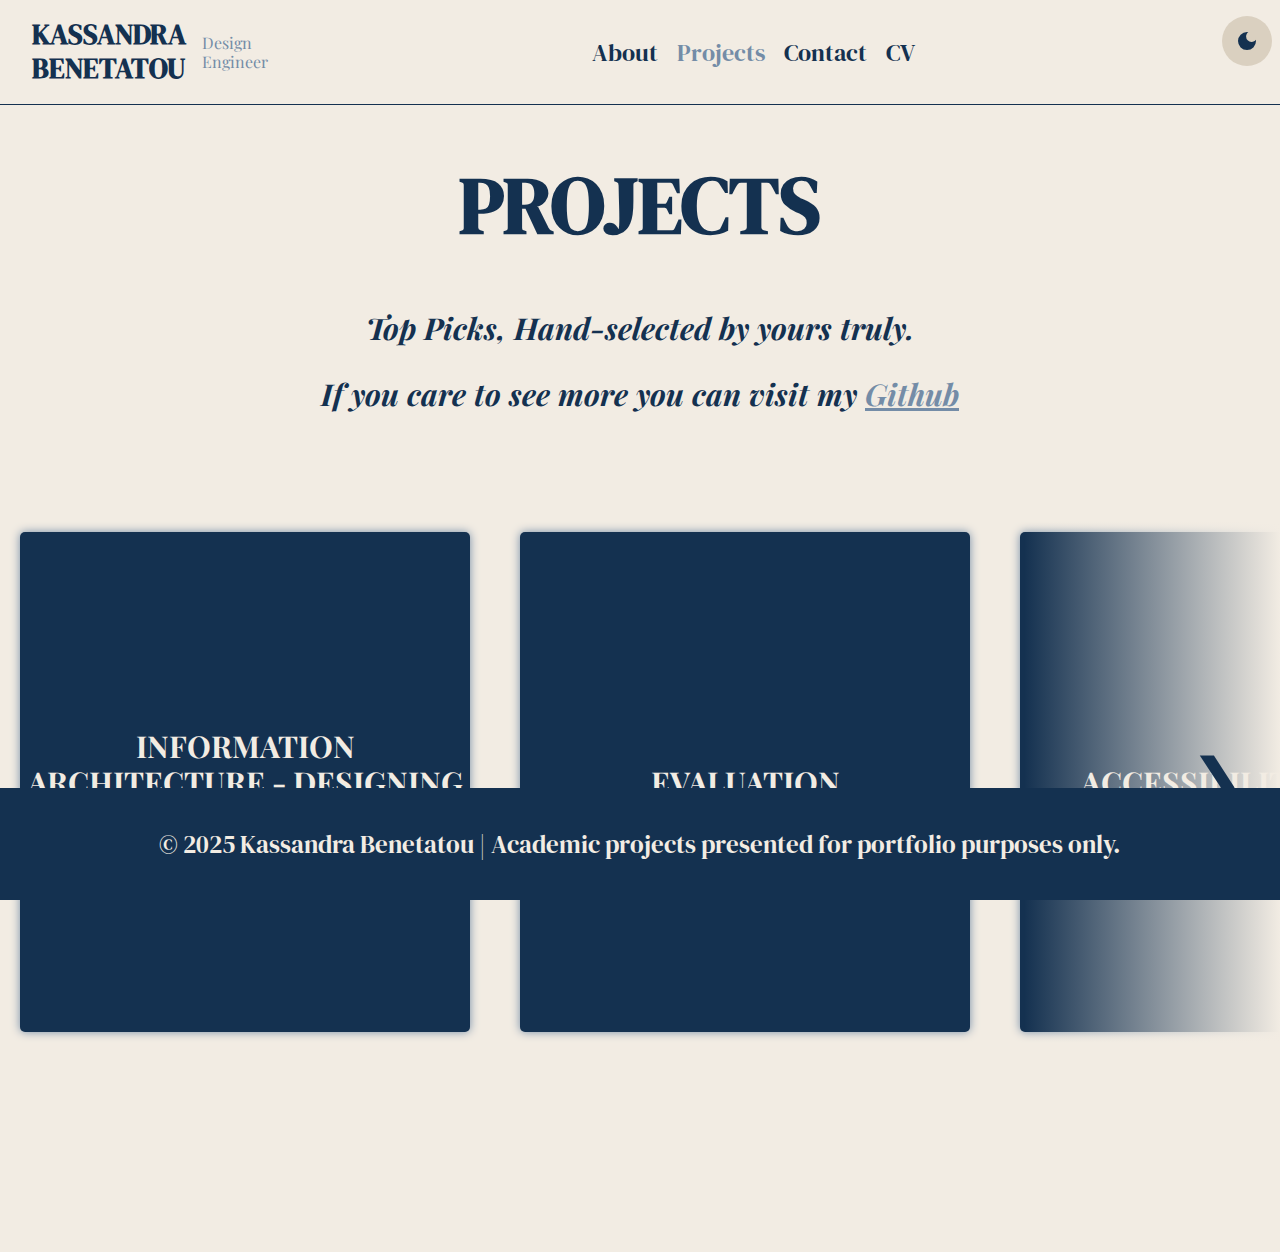
<file: projects.html>
<!DOCTYPE html>
<html lang="en">

<head>
  <meta charset="UTF-8" />
  <meta name="viewport" content="width=device-width, initial-scale=1.0" />
  <title>About</title>
  <link
    href="https://fonts.googleapis.com/css2?family=DM+Serif+Display&family=Playfair+Display&display=swap"
    rel="stylesheet"
  />
  <link href="https://fonts.googleapis.com/css2?family=Playfair+Display&display=swap" rel="stylesheet">

  <link rel="stylesheet" href="style.css" />
</head>

<body>

<nav class="navbar">
    <div class="nav-left">
      <a href="./index.html" class="brand-name">KASSANDRA<br>BENETATOU</a>
        <div class="job-title">
        Design<br>Engineer
        </div>
    </div>
    <div id="nav-links" class="nav-center">
      <a href="#" class="closebtn" id="closeNav">&times;</a>
      <a href="./about.html">About</a>
      <a href="./projects.html" id="here">Projects</a>
      <a href="./contact.html">Contact</a>
      <a href="./CV.pdf" target="_blank">CV</a>
    </div>
    <div class="nav-right">
        <button id="theme-switch">
          <svg xmlns="http://www.w3.org/2000/svg" height="24px" viewBox="0 -960 960 960" width="24px" fill="#1f1f1f"><path d="M480-120q-150 0-255-105T120-480q0-150 105-255t255-105q14 0 27.5 1t26.5 3q-41 29-65.5 75.5T444-660q0 90 63 153t153 63q55 0 101-24.5t75-65.5q2 13 3 26.5t1 27.5q0 150-105 255T480-120Z"/></svg>
          <svg xmlns="http://www.w3.org/2000/svg" height="24px" viewBox="0 -960 960 960" width="24px" fill="#1f1f1f"><path d="M480-280q-83 0-141.5-58.5T280-480q0-83 58.5-141.5T480-680q83 0 141.5 58.5T680-480q0 83-58.5 141.5T480-280ZM200-440H40v-80h160v80Zm720 0H760v-80h160v80ZM440-760v-160h80v160h-80Zm0 720v-160h80v160h-80ZM256-650l-101-97 57-59 96 100-52 56Zm492 496-97-101 53-55 101 97-57 59Zm-98-550 97-101 59 57-100 96-56-52ZM154-212l101-97 55 53-97 101-59-57Z"/></svg>
       </button>
       <div id="bars">
        <span id="openNav">&#9776;</span>
      </div>  
    </div>
  </nav>

  <h1 class="titleheading">PROJECTS</h1>
  <p class="subtitle"><i>Top Picks, Hand-selected by yours truly. </i></p>
  <p class="subtitle"><i>If you care to see more you can visit my <a class="git" href="https://github.com/kbenetatou">Github</a></i></p>
    
  <div class="carousel-container">
    <div id="toppicks" class="carousel">
      <a href="./IA.html"><button class="whatever">Information Architecture - Designing for Food and Feelings</button></a>
      <a href="./Evaluation.html"><button class="whatever">Evaluation</button></a>
      <a href="./inclusive.html"><button class="whatever">Accessibility audit</button></a>
      <a href="./interaction.html"><button class="whatever">Interaction Design</button></a>
      <a href="./FrontEnd.html"><button class="whatever">Web/Frontend</button></a>
      <a href="./iot.html"><button class="whatever">IoT Solution Design- Smart Sensor App for Public Comfort</button></a>
      <a href="./technical.html"><button class="whatever">Technical Implementation</button></a>
    </div>
  
    <button class="nright">&#10095;</button>
  </div>
  
    <footer>
    <p>&copy; 2025 Kassandra Benetatou | Academic projects presented for portfolio purposes only.</p>
  </footer>
  <script type="module" src="./js/main.js"></script>
</body>
</html>
</file>
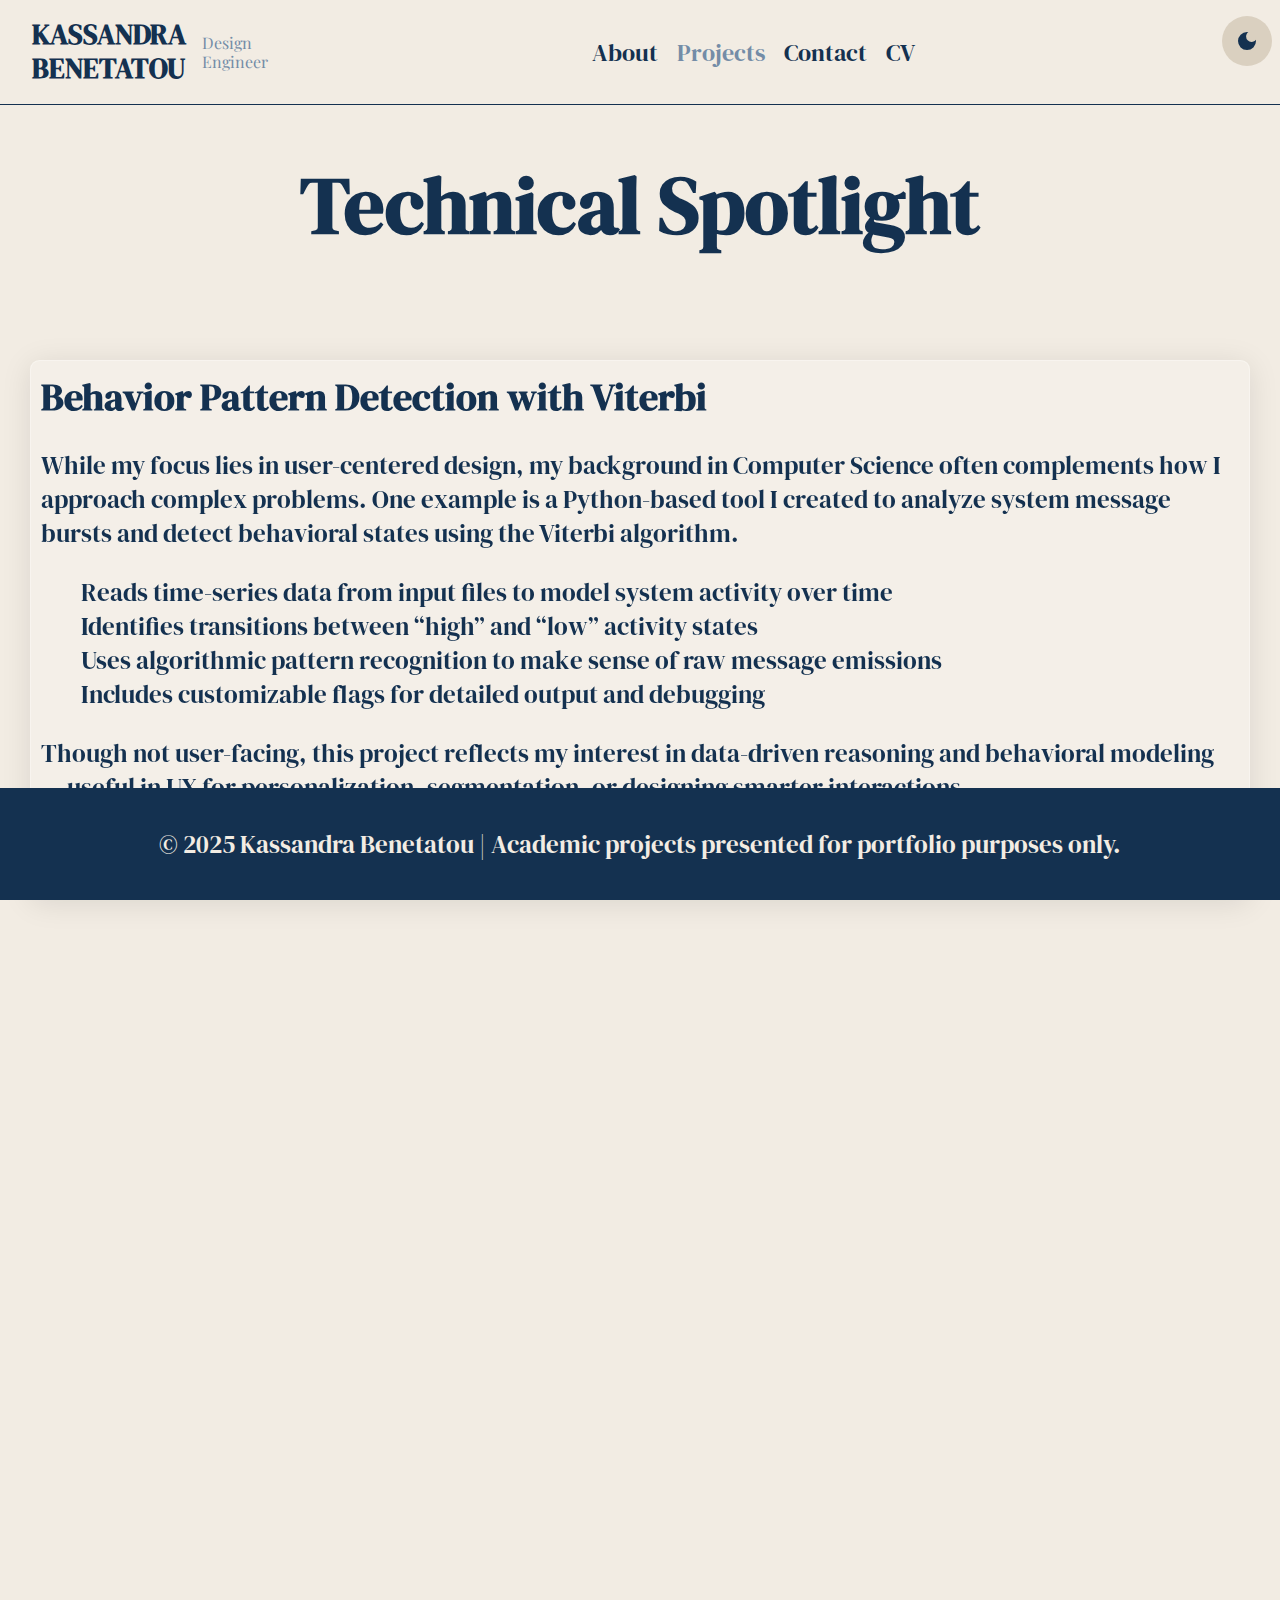
<file: technical.html>
<!DOCTYPE html>
<html lang="en">

<head>
  <meta charset="UTF-8" />
  <meta name="viewport" content="width=device-width, initial-scale=1.0" />
  <title>Technical Implementation</title>
  <link
    href="https://fonts.googleapis.com/css2?family=DM+Serif+Display&family=Playfair+Display&display=swap"
    rel="stylesheet"
  />
  <link rel="stylesheet" href="style.css" />
</head>

<body>

<nav class="navbar">
  <div class="nav-left">
    <a href="./index.html" class="brand-name">KASSANDRA<br>BENETATOU</a>
      <div class="job-title">
      Design<br>Engineer
      </div>
  </div>
  <div id="nav-links" class="nav-center">
    <a href="#" class="closebtn" id="closeNav">&times;</a>
    <a href="./about.html">About</a>
    <a href="./projects.html" id="here">Projects</a>
    <a href="./contact.html">Contact</a>
    <a href="./CV.pdf" target="_blank">CV</a>
  </div>
  <div class="nav-right">
      <button id="theme-switch">
        <svg xmlns="http://www.w3.org/2000/svg" height="24px" viewBox="0 -960 960 960" width="24px" fill="#1f1f1f"><path d="M480-120q-150 0-255-105T120-480q0-150 105-255t255-105q14 0 27.5 1t26.5 3q-41 29-65.5 75.5T444-660q0 90 63 153t153 63q55 0 101-24.5t75-65.5q2 13 3 26.5t1 27.5q0 150-105 255T480-120Z"/></svg>
        <svg xmlns="http://www.w3.org/2000/svg" height="24px" viewBox="0 -960 960 960" width="24px" fill="#1f1f1f"><path d="M480-280q-83 0-141.5-58.5T280-480q0-83 58.5-141.5T480-680q83 0 141.5 58.5T680-480q0 83-58.5 141.5T480-280ZM200-440H40v-80h160v80Zm720 0H760v-80h160v80ZM440-760v-160h80v160h-80Zm0 720v-160h80v160h-80ZM256-650l-101-97 57-59 96 100-52 56Zm492 496-97-101 53-55 101 97-57 59Zm-98-550 97-101 59 57-100 96-56-52ZM154-212l101-97 55 53-97 101-59-57Z"/></svg>
     </button>
     <div id="bars">
      <span id="openNav">&#9776;</span>
    </div>  
  </div>
</nav>
    <h1 class="titleheading">Technical Spotlight</h1>
    <section class="fade-in-section">
        <h2> Behavior Pattern Detection with Viterbi</h2>
        <p>
          While my focus lies in user-centered design, my background in Computer Science often complements how I approach complex problems. One example is a Python-based tool I created to analyze system message bursts and detect behavioral states using the Viterbi algorithm.
        </p>
        <ul>
          <li>Reads time-series data from input files to model system activity over time</li>
          <li>Identifies transitions between “high” and “low” activity states</li>
          <li>Uses algorithmic pattern recognition to make sense of raw message emissions</li>
          <li>Includes customizable flags for detailed output and debugging</li>
        </ul>
        <p>
          Though not user-facing, this project reflects my interest in data-driven reasoning and behavioral modeling — useful in UX for personalization, segmentation, or designing smarter interactions.
        </p>
        <p>
          <a href="https://github.com/kbenetatou/Algorithms-and-Data-Structures/tree/5cff6b8be135978b93201c08fd32d326f01e3802/assignment-2024-2" target="_blank">View on GitHub →</a>
        </p>
      </section>
      <section class="fade-in-section" id="last">
        <h2>Recursive Tiling Algorithm in Python</h2>
        <p>
          This project explores a classic divide-and-conquer algorithm through a recursive implementation of the <strong>tromino tiling problem</strong>. The program accepts a board size of 2<sup>n</sup>×2<sup>n</sup> and visualizes how the entire board can be tiled using L-shaped trominoes — leaving one “missing” square as a hole.
        </p>
        <ul>
          <li>Recursive approach that breaks the board into quadrants</li>
          <li>Uses ASCII letters to simulate colored tiles (G, B, R, X)</li>
          <li>Demonstrates algorithmic thinking and problem decomposition</li>
          <li>Visual output builds intuition for geometric algorithms</li>
        </ul>
        <p>
          While the project is more mathematical in nature, it reflects the logical structuring and recursion skills that continue to shape how I think about flows and patterns — both in interfaces and code.
        </p>
        <p>
          <a href="https://github.com/kbenetatou/Algorithms-and-Data-Structures/tree/5cff6b8be135978b93201c08fd32d326f01e3802/assignment-2024-1%20" target="_blank">View on GitHub →</a>
        </p>
      </section>

  <footer>
    <p>&copy; 2025 Kassandra Benetatou | Academic projects presented for portfolio purposes only.</p>
  </footer>
  <script type="module" src="./js/main.js"></script>
</body>

</html>
</file>
<file: style.css>
:root {
  /* Colors */
  --color-bg: #F2ECE3;
  --color-primary: #143150;
  --color-secondary: #748ca7;
  --color-light: #dad0c0;

  /* Font families */
  --font-display: 'DM Serif Display', serif;
  --font-serif: 'Playfair Display', serif;

  --font-large: 28px;      
  --font-medium: 24px;      
  --font-regular: 16px;    
  --font-small: 14px;

  --spacing-small: 16px;    
  --spacing-medium: 32px; 

  /* Shadows */
  --shadow-box: rgba(0, 0, 0, 0.35) 0px 5px 15px;

  /* Border radius */
  --radius: 16px;
  --radius-small: 9.6px;
}
.dark-mode {
  --color-bg: #143150;
  --color-primary: #F2ECE3;
  --color-secondary: #748ca7;
  --color-light: #1b4169;
}

#theme-switch{
  height:50px;
  width:50px;
  padding: 0;
  border-radius: 50%;
  background-color: var(--color-light);
  text-decoration: none;
  display: flex;
  align-items: center;
  justify-content: center;
  text-align: center;
  border: none;
}
#theme-switch svg {
  fill:var(--color-primary);
}
#theme-switch svg:last-child {
  display: none;
}
.dark-mode #theme-switch svg:first-child {
  display: none;
}
.dark-mode #theme-switch svg:last-child {
  display: block;
}
#theme-switch:hover{
  background-color:var(--color-secondary);
}
/* Global Styles */
body {
  font-family: var(--font-display);
  background-color: var(--color-bg);
  color: var(--color-primary);
  margin: 0;
  padding: 0;
  box-sizing: border-box;
}

h1, h2 {
  margin: 0;
  padding: 0;
}

ul {
  list-style: none;
}
.fade-in-section.contact{
  margin: 40px 100px 0px;            
  padding: 20px;  
} 

.contactlinks{
  text-align: center;
}
.contactlinks a{
  color: var(--color-primary);
  text-decoration: none;
}

.contactlinks a:hover{
  font-size: larger;
  color: var(--color-secondary);
}
/* Navbar */
.navbar {
  display: flex;
  justify-content: space-between;
  align-items: center;
  padding: var(--spacing-small) var(--spacing-medium);
  background-color: var(--color-bg);
  color: var(--color-bg);
  border-bottom: 1.5px solid var(--color-primary);
  position: fixed;
  top:0;
  z-index: 999;
  width: 100%; /* Make sure it spans the full width */
}
#nav{
  background-color: var(--color-bg);
}
.nav-left {
  display: flex;
  align-items: center;
  gap: var(--spacing-small);
}

.nav-left a,
.brand-name {
  font-size: var(--font-large);
  color: var(--color-primary);
  text-decoration: none;
  font-weight: bold;
}
.nav-center{
  margin-left:auto;
  margin-right: auto;
}
.nav-right{
  margin-right:40px;
}

.nav-center a {
  margin-left: var(--spacing-small);
  color: var(--color-primary);
  text-decoration: none;
  font-size: var(--font-medium);
  transition: color 0.3s ease;
}
a.git {
  color: var(--color-secondary);
  text-decoration: underline 2.5px;
}
a.git:hover {
  color: var(--color-primary);
}
.nav-left a:hover,
.nav-center a:hover {
  color: var(--color-secondary);
}

/* Text Elements */
.brand-name {
  line-height: 1.2;
}

#here {
  color: var(--color-secondary);
}

.job-title {
  font-family: var(--font-serif);
  font-size: var(--font-regular);
  color: var(--color-secondary);
  line-height: 1.2;
}

/* Images */
#domain, .wireframe {
  width: 800px;
  height: auto;
  display: block;
  margin: 0 auto;
  border-radius: var(--radius);
  box-shadow: var(--shadow-box);
}

#aboutmeimg {
  width: 100%;
  max-width: 400px;
  border-radius: 50%;
}

/* Wireframes */
#wireframes_container {
  margin-top: 50px;
  display: block;
  justify-content: center;
  text-align: center;
  margin-bottom: 100px;
}
.disclaimer{
  background-color: var(--color-primary);
  margin-bottom: 200px;
  color:var(--color-bg);
  justify-content: center;
  text-align: center;
  padding: 15px;
  margin-left:30px;
  margin-right:30px;
  border-radius: var(--radius);
  box-shadow: var(--shadow-box);
  line-height: 1.5;
  font-size: 22px;
  letter-spacing:0.7px;
  margin-top: 100px;
}
.wireframe {
  margin: 10px;
  display: inline-block;
  vertical-align: middle;
}

.overlay {
  position: absolute;
  top: 0; bottom: 0; left: 0; right: 0;
  width: 800px;
  opacity: 0;
  transition: .5s ease;
  background-color: var(--color-primary);
  margin: 10px;
  border-radius: var(--radius);
}

.wireframeimg {
  position: relative;
  display: inline-block;
}

.overlaytext {
  position: absolute;
  top: 50%;
  left: 50%;
  transform: translate(-50%, -50%);
  text-align: center;
  color: var(--color-bg);
}

.wireframeimg:hover .overlay {
  opacity: 1;
}

/* Fade-in Section */
.fade-in-section {
  margin: 100px 30px 0;
  padding: 10px;
  font-size: 25px;
  background: rgba(255, 255, 255, 0.2);
  border-radius: var(--radius-small);
  box-shadow: 0 4px 30px rgba(0, 0, 0, 0.1);
  backdrop-filter: blur(5px);
  border: 1px solid rgba(255, 255, 255, 0.3);
  opacity: 0;
  transform: translateY(20vh);
  visibility: hidden;
  transition: opacity 0.6s ease-out, transform 1.2s ease-out;
  will-change: opacity, transform;
}
#last.fade-in-section {
  margin-bottom: 200px;
}
.fade-in-section.is-visible {
  opacity: 1;
  transform: none;
  visibility: visible;
}

/* Text & Layout */
.text {
  font-size: 30px;
  margin-right: 250px;
  align-items: left;
}
.container{
  justify-content: center;
  text-align: center;
  margin-top: 300px;
}
#moretext {
  font-size: 30px;
  margin: 0 250px 200px 350px;
}

.textimage {
  display: flex;
  gap: 0;
}

#last {
  margin-bottom: 300px;
}

#image {
  width: 100%;
  margin-left: 350px;
  margin-top: 30px;
  box-sizing: border-box;
  justify-content: center;
  text-align: center;
}

#balls, #fade {
  opacity: 0;
}

/* Footer */
footer {
  text-align: center;
  padding: 14px 0;
  font-size: 25px;
  color: var(--color-bg);
  position: fixed;
  bottom: 0;
  width: 100%;
  left: 0;
  background-color: var(--color-primary);
  z-index: 10;
}

/* Typography */
h1.portfolio {
  font-family: var(--font-display);
  font-size: clamp(40px, 10vw, 150px);
  font-weight: 700;
  text-transform: uppercase;
  letter-spacing: 3px;
  margin-bottom: 10px;
  transition: transform 1s ease-in;
}

h2.name {
  font-size: clamp(20px, 5vw, 68px);
  font-weight: 350;
}

h2.projecttitle {
  font-size: 60px;
  text-align: center;
  font-weight: lighter;
  text-align: center;
}

p.subtitle {
  font-family: var(--font-serif);
  font-size: 30px;
  color: var(--color-primary);
  line-height: 1.2;
  text-align: center;
  justify-content: center;
  font-weight: bold;
}

.projects {
  justify-content: center;
  display: flex;
  margin-top: 100px;
  opacity: 0;
  transform: translateY(40px);
  transition: opacity 0.8s ease, transform 0.8s ease;
}

/* When it becomes visible */
.projects.visible {
  opacity: 1;
  transform: translateY(0);
}

.projects.P3 {
  margin-bottom: 150px;
}



h1.titleheading {
  margin: 50px 0;
  text-align: center;
  font-size: 80px;
  margin-top: 150px;
}

.carousel-container {
  position: relative;
  overflow: hidden;
  margin-top: 100px;
  margin-bottom: 200px;
}
.carousel-container.no-fade::after {
  display: none;
}

.carousel-container::after {
  content: "";
  position: absolute;
  top: 0;
  right: 0%;            /* 5% from right edge */
  width: 20%;     /* Wider fade for bigger gap */
  height: 100%;
  pointer-events: none;
  background: linear-gradient(
    to right,
    rgba(255, 255, 255, 0),
    var(--color-bg)
  );
  z-index: 5;
}


#toppicks {
  display: flex;
  flex-direction: row;
  flex-wrap: nowrap;            /* important: NO wrapping */
  gap: 50px;
  overflow-x: auto;             /* important: enable horizontal scroll */
  scroll-behavior: smooth;
  padding: 20px;
}

.whatever {
  flex: 0 0 auto;               /* don't shrink or grow */
  width: 450px;
  height: 500px;
  box-shadow: 0 0 10px var(--color-secondary);
  transition: transform 0.2s ease, box-shadow 0.2s ease;
  transform-origin: center;
  font-family: var(--font-serif);
  font-size: 30px;
  color: var(--color-bg);
  background-color: var(--color-primary);
  line-height: 1.2;
  font-weight: bold;
  text-transform: uppercase;
  border-radius: 5px;
  border: none;
  cursor: pointer;
}

.whatever:hover {
  transform: scale(1.033);
  box-shadow: 0 0 15px var(--color-secondary);
}

.nright {
  position: absolute;
  top: 50%;
  right: 20px;
  transform: translateY(-50%);
  background: none;
  color: var(--color-primary);
  border: none;
  padding: 16px;
  cursor: pointer;
  font-size: 64px;
  z-index: 10;
}


/* Bouncing Balls */
.bouncingball {
  pointer-events: none;
  background-color: var(--color-primary);
  border-radius: 100%;
  height: 15vh;
  width: 15vh;
  position: absolute;
  top: 0;
  cursor: pointer;
  animation-play-state: paused;
  animation-direction: alternate;
  animation-fill-mode: forwards;
  animation-timing-function: ease-in-out;
  transition: top 0.5s ease;
  text-decoration: none;
}

.bouncingball span {
  opacity: 0;
  transition: opacity 1s ease;
  display: flex;
  align-items: center;
  justify-content: center;
  width: 100%;
  height: 100%;
  color: var(--color-bg);
  font-weight: 300;
  font-family: var(--font-display);
  font-size: 20px;
  letter-spacing: 0.4mm;
  user-select: none;
  text-align: center;
}

.bouncingball.text-visible span {
  opacity: 1;
}

.ball1, .ball2, .ball3, .ball4 {
  transform: translateX(-50%);
  transition: transform 0.3s ease;
}

.bouncingball:hover {
  transform: translateX(-50%) scale(1.2);
  background-color: var(--color-secondary);
  top: 50%;
}

.ball1 {
  left: 15%;
  animation-name: bounce1;
  animation-duration: 1.3s;
  animation-iteration-count: 1.5;
}

.ball2 {
  left: 35%;
  animation-name: bounce2;
  animation-duration: 1.2s;
  animation-iteration-count: 1.5;
}

.ball3 {
  left: 60%;
  animation-name: bounce3;
  animation-duration: 1.4s;
  animation-iteration-count: 1.2;
}

.ball4 {
  left: 80%;
  animation-name: bounce4;
  animation-duration: 1.6s;
  animation-iteration-count: 1.6;
}

@keyframes bounce1 {
  from { top: 0; }
  to { top: 80%; }
}

@keyframes bounce2 {
  from { top: 0; }
  to { top: 30%; }
}

@keyframes bounce3 {
  from { top: 15%; }
  to { top: 70%; }
}

@keyframes bounce4 {
  from { top: 0; }
  to { top: 60%; }
}

/* Media Queries */
@media (max-width: 1750px) {
  .textimage {
    display: block;
    text-align: center;
  }
  .text, #image, #moretext {
    margin: auto;
    text-align: center;

  }
  #moretext {
    margin-bottom: 250px;
  }
  .text, #moretext {
    margin-left: 70px;
    margin-right: 70px;
  }
}

@media (max-width: 891px) {
  .ball1 {
    left: 10%;
  }
  .ball3 {
    animation-iteration-count: 1.4;
  }
  .bouncingball {
    height: 12vh;
    width: 12vh;
  }
  .wireframe,
  .overlay {
    width: 500px;
  }
}

.closebtn{
  display:none;
}

@media (max-width: 768px) {
  .nav-center {
    display: flex;
    flex-direction: column;
    gap: 25px; /* adjust as needed */
    height: 80%; 
    width: 0; 
    position: fixed; /* Stay in place */
    z-index: 10; /* Stay on top */
    top: 20px; /* Stay at the top */
    right: 15px;
    background-color: var(--color-primary);
    overflow-x: hidden; /* Disable horizontal scroll */
    padding-top: 35px; /* Place content 60px from the top */
    text-align: center;
    transition: 0.5s; /* 0.5 second transition effect to slide in the sidenav */
    box-shadow: var(--color-bg) 0px 5px 15px;
    border-radius: 5px;
    
  }
  .nav-center a {
    color: var(--color-bg);
    font-size: 30px;
  }
  .nav-center a:hover{
    font-size:35px;
  }

  .nav-right {
    display: flex;
    gap: 16px;
  }
  #bars {
    font-size:45px;
    position:fixed;
    top: 20px; /* Stay at the top */
    right: 100px;
    color: var(--color-primary);
  }
  #bars:hover{
    color:var(--color-secondary);
  }
  #closeNav {
    font-size:30px;
    text-align: right;
    margin-right: 20px;
    font-weight: bold;
  }
  .closebtn.active{
    display:grid;
  }
}

@media (max-width: 700px) {
  .nav-right a {
    font-size: var(--font-small);
  }
}
@media (max-width: 500px) {
  .bouncingball span {
    font-size: 10px;
  }
  .contactlinks{
    max-width: 100%;
    height:auto;
  }
  .fade-in-section.contact{
    width: 340px;
    height:90px;
    margin:auto;
    margin-top:40px;
  }
  .job-title{
    font-size: 8px;
  }
  #moretext {
    margin-bottom: 250px;
  }
  .wireframe,
  .overlay {
    width: 90vw;
    height: auto;
  }
  #image {
    width: 80%;
    justify-content: center;
  }
  .fade-in-section {
    font-size: 18px;
    margin: 30px 10px;
    padding: 15px;
  }

  .text, #moretext {
    font-size: 18px;
  }

  h1.titleheading {
    font-size: 40px;
  }

  h2.projecttitle {
    font-size: 30px;
  }

  p.subtitle {
    font-size: 20px;
  }

  footer {
    font-size: 16px;
    padding: 10px;
  }

  .carousel-container::after {
    display: none;
  }
  .whatever{
    width: 250px;
    height:200px;
    font-size: 20px;

  }
  #toppicks {
    gap: 20px;
    padding: 10px;
  }
  .container{
    margin-top: 200px;
  }

}

@media (max-width: 768px) {
  #toppicks {
    flex-direction: column;
    overflow-x: visible;
    overflow-y: visible;
    gap: 20px;
    padding: 10px;
    justify-content: center;
    text-align: center;
  }

  .whatever {
    max-width: 100%;  
  }

  .nright {
    display: none; /* Hide right arrow on mobile */
  }

  .carousel-container::after {
    display: none; /* Disable fade effect on mobile */
  }
}
</file>
